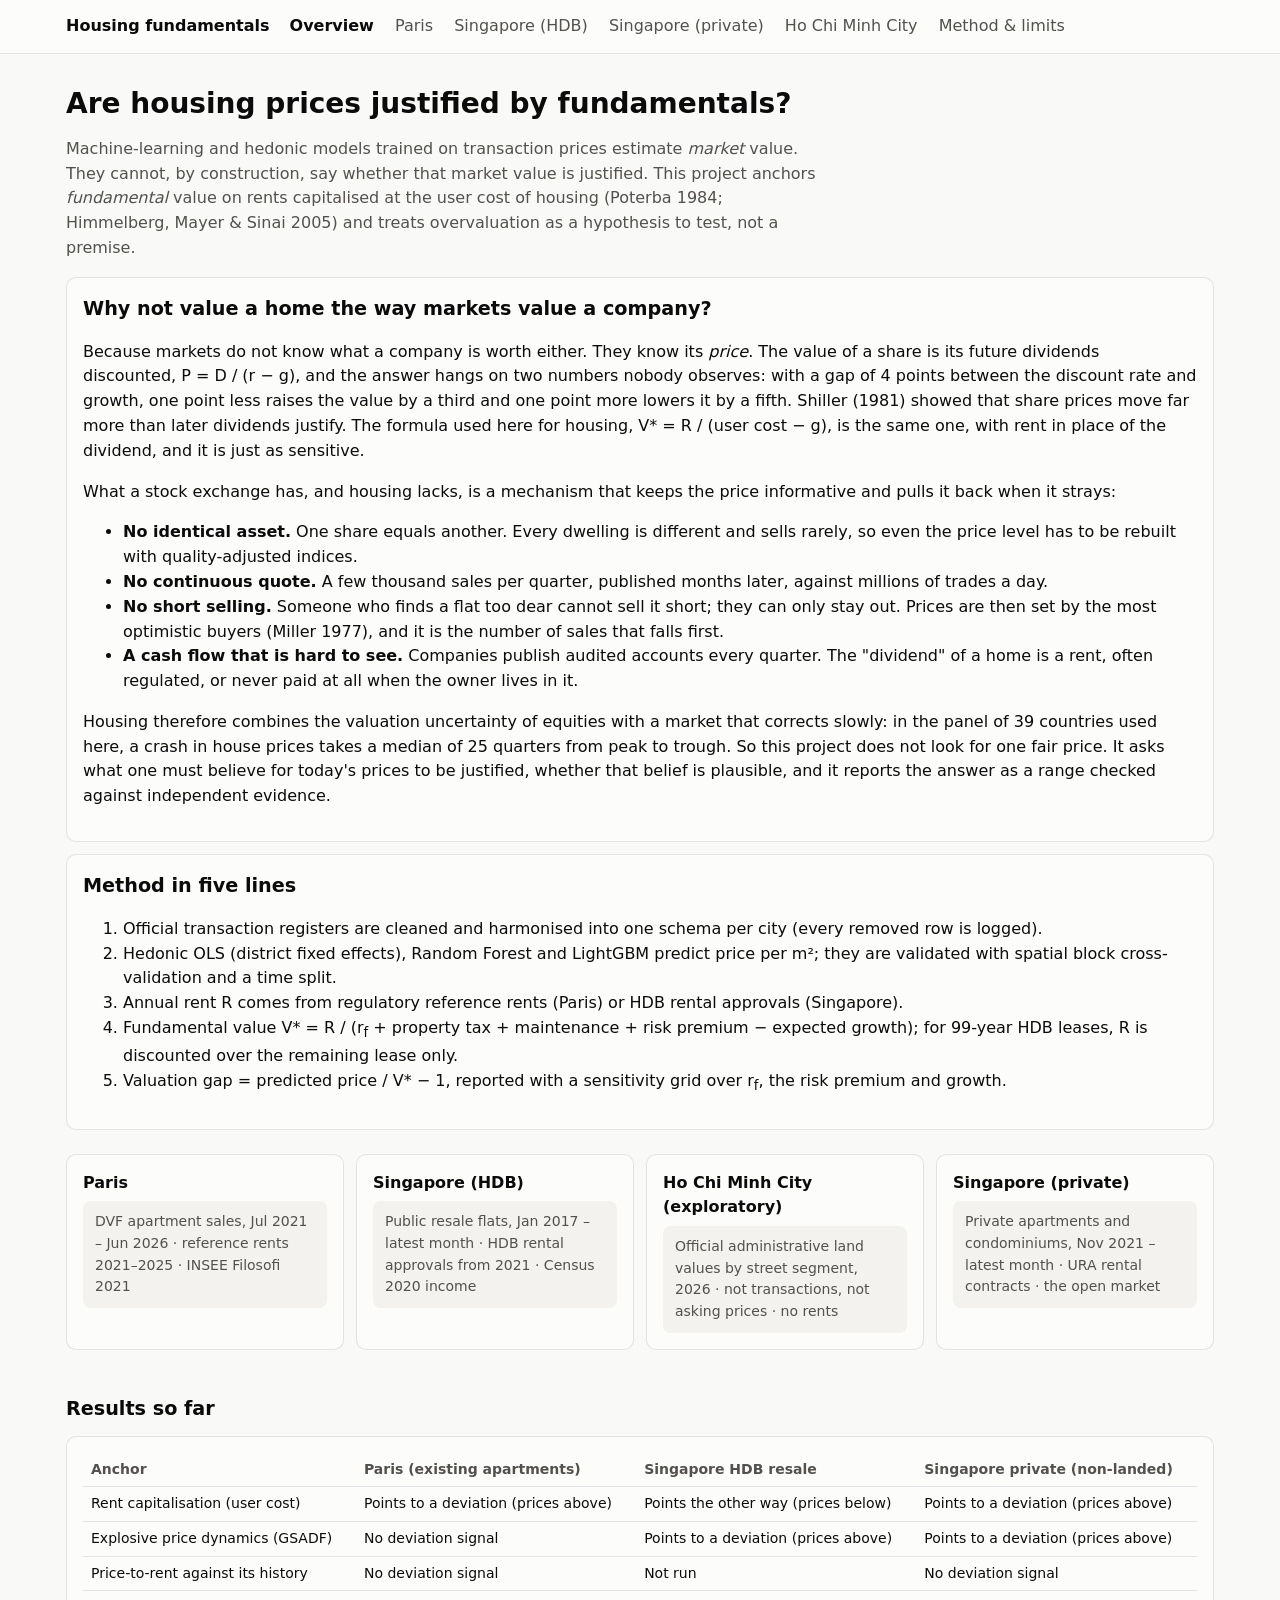
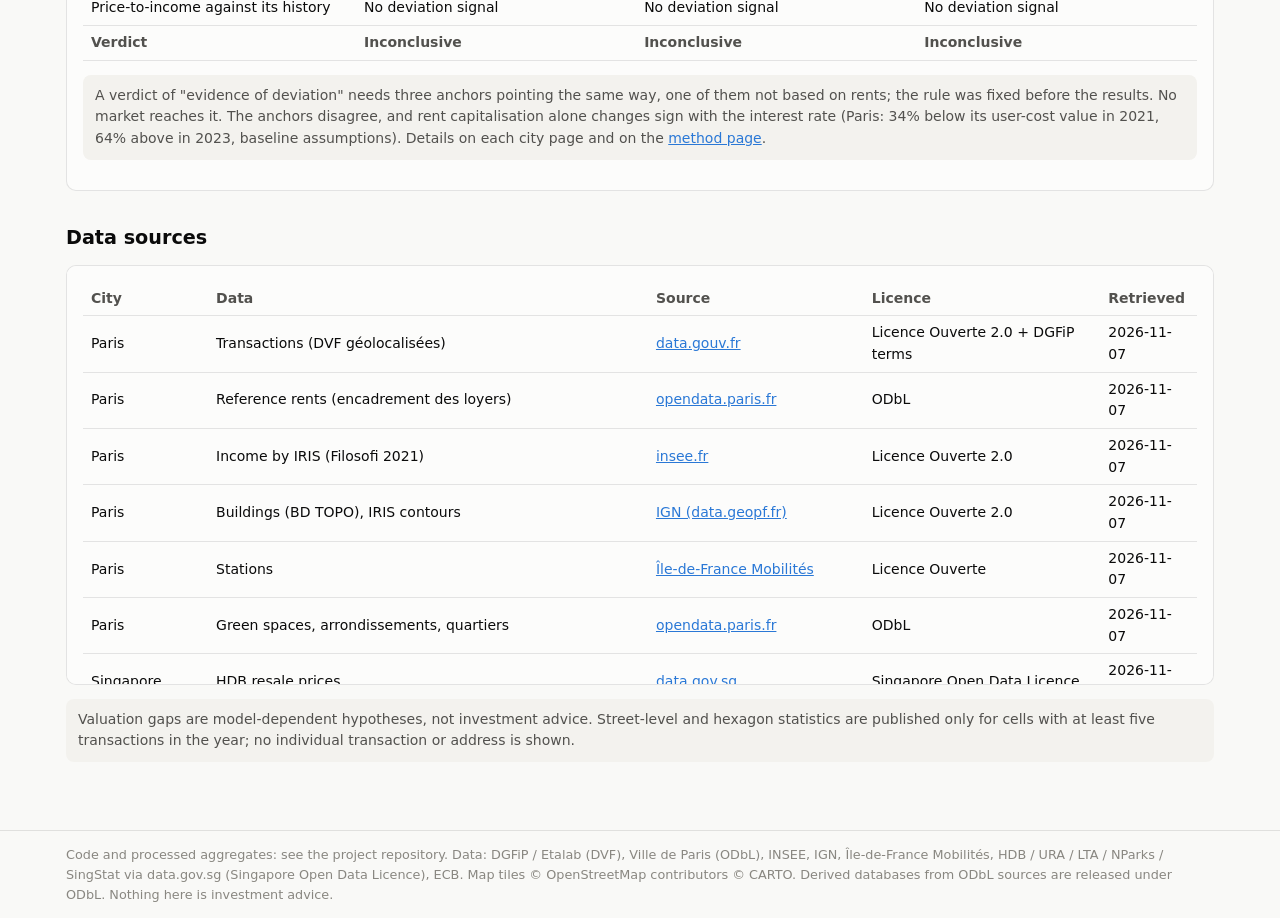
<file: site/index.html>
<!doctype html>
<html lang="en">
<head>
<meta charset="utf-8">
<meta name="viewport" content="width=device-width, initial-scale=1">
<meta name="robots" content="noindex, nofollow">
<title>Housing fundamentals</title>
<meta name="description" content="Do rents justify housing prices in Paris and Singapore?">
<link rel="stylesheet" href="assets/style.css">

</head>
<body>
<header class="top"><div class="wrap">
  <a class="brand" href="index.html">Housing fundamentals</a>
  <nav>
    <a href="index.html" aria-current="page">Overview</a>
    <a href="paris.html">Paris</a>
    <a href="singapore.html">Singapore (HDB)</a>
    <a href="singapore_private.html">Singapore (private)</a>
    <a href="hcmc.html">Ho Chi Minh City</a>
    <a href="methodology.html">Method &amp; limits</a>
  </nav>
</div></header>
<main class="wrap">

<h1>Are housing prices justified by fundamentals?</h1>
<p class="lede">Machine-learning and hedonic models trained on transaction prices estimate <em>market</em> value. They cannot,
by construction, say whether that market value is justified. This project anchors <em>fundamental</em> value on rents
capitalised at the user cost of housing (Poterba 1984; Himmelberg, Mayer &amp; Sinai 2005) and treats overvaluation as a
hypothesis to test, not a premise.</p>

<div class="card">
<h2 style="margin-top:0">Why not value a home the way markets value a company?</h2>
<p>Because markets do not know what a company is worth either. They know its <em>price</em>. The value of a share
is its future dividends discounted, P = D / (r − g), and the answer hangs on two numbers nobody observes: with a
gap of 4 points between the discount rate and growth, one point less raises the value by a third and one point more
lowers it by a fifth. Shiller (1981) showed that share prices move far more than later dividends justify. The
formula used here for housing, V* = R / (user cost − g), is the same one, with rent in place of the dividend, and it
is just as sensitive.</p>
<p>What a stock exchange has, and housing lacks, is a mechanism that keeps the price informative and pulls it back
when it strays:</p>
<ul>
<li><b>No identical asset.</b> One share equals another. Every dwelling is different and sells rarely, so even the
price level has to be rebuilt with quality-adjusted indices.</li>
<li><b>No continuous quote.</b> A few thousand sales per quarter, published months later, against millions of trades
a day.</li>
<li><b>No short selling.</b> Someone who finds a flat too dear cannot sell it short; they can only stay out. Prices
are then set by the most optimistic buyers (Miller 1977), and it is the number of sales that falls first.</li>
<li><b>A cash flow that is hard to see.</b> Companies publish audited accounts every quarter. The "dividend" of a
home is a rent, often regulated, or never paid at all when the owner lives in it.</li>
</ul>
<p>Housing therefore combines the valuation uncertainty of equities with a market that corrects slowly: in the panel
of 39 countries used here, a crash in house prices takes a median of 25 quarters from peak to trough. So this project
does not look for one fair price. It asks what one must believe for today's prices to be justified, whether that
belief is plausible, and it reports the answer as a range checked against independent evidence.</p>
</div>

<div class="card">
<h2 style="margin-top:0">Method in five lines</h2>
<ol>
<li>Official transaction registers are cleaned and harmonised into one schema per city (every removed row is logged).</li>
<li>Hedonic OLS (district fixed effects), Random Forest and LightGBM predict price per m²; they are validated with spatial block cross-validation and a time split.</li>
<li>Annual rent R comes from regulatory reference rents (Paris) or HDB rental approvals (Singapore).</li>
<li>Fundamental value V* = R / (r<sub>f</sub> + property tax + maintenance + risk premium − expected growth); for 99-year HDB leases, R is discounted over the remaining lease only.</li>
<li>Valuation gap = predicted price / V* − 1, reported with a sensitivity grid over r<sub>f</sub>, the risk premium and growth.</li>
</ol>
</div>

<div class="grid2">
<a class="card" href="paris.html" style="text-decoration:none;color:inherit"><b>Paris</b><br><span class="note" style="display:block;margin-top:6px">DVF apartment sales, Jul 2021 – Jun 2026 · reference rents 2021–2025 · INSEE Filosofi 2021</span></a>
<a class="card" href="singapore.html" style="text-decoration:none;color:inherit"><b>Singapore (HDB)</b><br><span class="note" style="display:block;margin-top:6px">Public resale flats, Jan 2017 – latest month · HDB rental approvals from 2021 · Census 2020 income</span></a>
<a class="card" href="hcmc.html" style="text-decoration:none;color:inherit"><b>Ho Chi Minh City (exploratory)</b><br><span class="note" style="display:block;margin-top:6px">Official administrative land values by street segment, 2026 · not transactions, not asking prices · no rents</span></a>
<a class="card" href="singapore_private.html" style="text-decoration:none;color:inherit"><b>Singapore (private)</b><br><span class="note" style="display:block;margin-top:6px">Private apartments and condominiums, Nov 2021 – latest month · URA rental contracts · the open market</span></a>
</div>


<h2>Results so far</h2>
<div class="card">
  <div class="table-scroll"><table><thead><tr><th>Anchor</th><th>Paris (existing apartments)</th><th>Singapore HDB resale</th><th>Singapore private (non-landed)</th></tr></thead>
  <tbody><tr><td>Rent capitalisation (user cost)</td><td>Points to a deviation (prices above)</td><td>Points the other way (prices below)</td><td>Points to a deviation (prices above)</td></tr><tr><td>Explosive price dynamics (GSADF)</td><td>No deviation signal</td><td>Points to a deviation (prices above)</td><td>Points to a deviation (prices above)</td></tr><tr><td>Price-to-rent against its history</td><td>No deviation signal</td><td>Not run</td><td>No deviation signal</td></tr><tr><td>Price-to-income against its history</td><td>No deviation signal</td><td>No deviation signal</td><td>No deviation signal</td></tr><tr><th>Verdict</th><th>Inconclusive</th><th>Inconclusive</th><th>Inconclusive</th></tr></tbody></table></div>
  <p class="note">A verdict of "evidence of deviation" needs three anchors pointing the same way, one of them not based on
  rents; the rule was fixed before the results. No market reaches it. The anchors disagree, and rent capitalisation alone
  changes sign with the interest rate (Paris: 34% below its user-cost value in 2021, 64% above in 2023, baseline
  assumptions). Details on each city page and on the <a href="methodology.html">method page</a>.</p>
</div>
<h2>Data sources</h2>
<div class="card table-scroll"><table>
<thead><tr><th>City</th><th>Data</th><th>Source</th><th>Licence</th><th>Retrieved</th></tr></thead>
<tbody>
<tr><td>Paris</td><td>Transactions (DVF géolocalisées)</td><td><a href="https://www.data.gouv.fr/datasets/demandes-de-valeurs-foncieres-geolocalisees">data.gouv.fr</a></td><td>Licence Ouverte 2.0 + DGFiP terms</td><td>2026-11-07</td></tr>
<tr><td>Paris</td><td>Reference rents (encadrement des loyers)</td><td><a href="https://opendata.paris.fr/explore/dataset/logement-encadrement-des-loyers/">opendata.paris.fr</a></td><td>ODbL</td><td>2026-11-07</td></tr>
<tr><td>Paris</td><td>Income by IRIS (Filosofi 2021)</td><td><a href="https://www.insee.fr/fr/statistiques/8229323">insee.fr</a></td><td>Licence Ouverte 2.0</td><td>2026-11-07</td></tr>
<tr><td>Paris</td><td>Buildings (BD TOPO), IRIS contours</td><td><a href="https://geoservices.ign.fr/">IGN (data.geopf.fr)</a></td><td>Licence Ouverte 2.0</td><td>2026-11-07</td></tr>
<tr><td>Paris</td><td>Stations</td><td><a href="https://data.iledefrance-mobilites.fr/explore/dataset/emplacement-des-gares-idf/">Île-de-France Mobilités</a></td><td>Licence Ouverte</td><td>2026-11-07</td></tr>
<tr><td>Paris</td><td>Green spaces, arrondissements, quartiers</td><td><a href="https://opendata.paris.fr/">opendata.paris.fr</a></td><td>ODbL</td><td>2026-11-07</td></tr>
<tr><td>Singapore</td><td>HDB resale prices</td><td><a href="https://data.gov.sg/datasets/d_8b84c4ee58e3cfc0ece0d773c8ca6abc/view">data.gov.sg</a></td><td>Singapore Open Data Licence</td><td>2026-11-07</td></tr>
<tr><td>Singapore</td><td>HDB renting out of flats</td><td><a href="https://data.gov.sg/datasets/d_c9f57187485a850908655db0e8cfe651/view">data.gov.sg</a></td><td>Singapore Open Data Licence</td><td>2026-11-07</td></tr>
<tr><td>Singapore</td><td>Census 2020 household income by planning area</td><td><a href="https://data.gov.sg/datasets/d_4e150bbd35c3145ea43019212c7b46c2/view">data.gov.sg</a></td><td>Singapore Open Data Licence</td><td>2026-11-07</td></tr>
<tr><td>Singapore</td><td>Planning areas, subzones (MP2019), MRT exits, parks</td><td><a href="https://data.gov.sg/">data.gov.sg (URA, LTA, NParks)</a></td><td>Singapore Open Data Licence</td><td>2026-11-07</td></tr>
<tr><td>Singapore</td><td>Private transactions and rental contracts</td><td><a href="https://eservice.ura.gov.sg/maps/api/">URA Data Service</a></td><td>URA terms of use (access key)</td><td>2026-11-07</td></tr>
<tr><td>Singapore</td><td>Block geocoding</td><td><a href="https://www.onemap.gov.sg/apidocs/">OneMap (SLA)</a></td><td>OneMap terms of use</td><td>2026-11-07</td></tr>
<tr><td>Ho Chi Minh City</td><td>Land price table, Resolution 87/2025/NQ-HĐND (in force 1 Jan 2026)</td><td><a href="https://congbao.hochiminhcity.gov.vn/cong-bao/van-ban/nghi-quyet/so/87-2025-nq-hdnd/ngay/26-12-2025/48983?cbid=49002">HCMC Official Gazette</a></td><td>Official legal text</td><td>2026-11-08</td></tr>
<tr><td>Both</td><td>FX (ECB reference rates), 10-year government yields</td><td><a href="https://data.ecb.europa.eu/">ECB</a>, <a href="https://tablebuilder.singstat.gov.sg/table/TS/M700071">SingStat M700071</a></td><td>Reuse with attribution</td><td>2026-11-07</td></tr>
</tbody></table></div>
<p class="note">Valuation gaps are model-dependent hypotheses, not investment advice. Street-level and hexagon statistics are published only for cells with at least five transactions in the year; no individual transaction or address is shown.</p>
</main>
<footer><div class="wrap">
Code and processed aggregates: see the project repository. Data: DGFiP / Etalab (DVF), Ville de Paris (ODbL),
INSEE, IGN, Île-de-France Mobilités, HDB / URA / LTA / NParks / SingStat via data.gov.sg (Singapore Open Data
Licence), ECB. Map tiles © OpenStreetMap contributors © CARTO. Derived databases from ODbL sources are released
under ODbL. Nothing here is investment advice.
</div></footer>
</body>
</html>
</file>
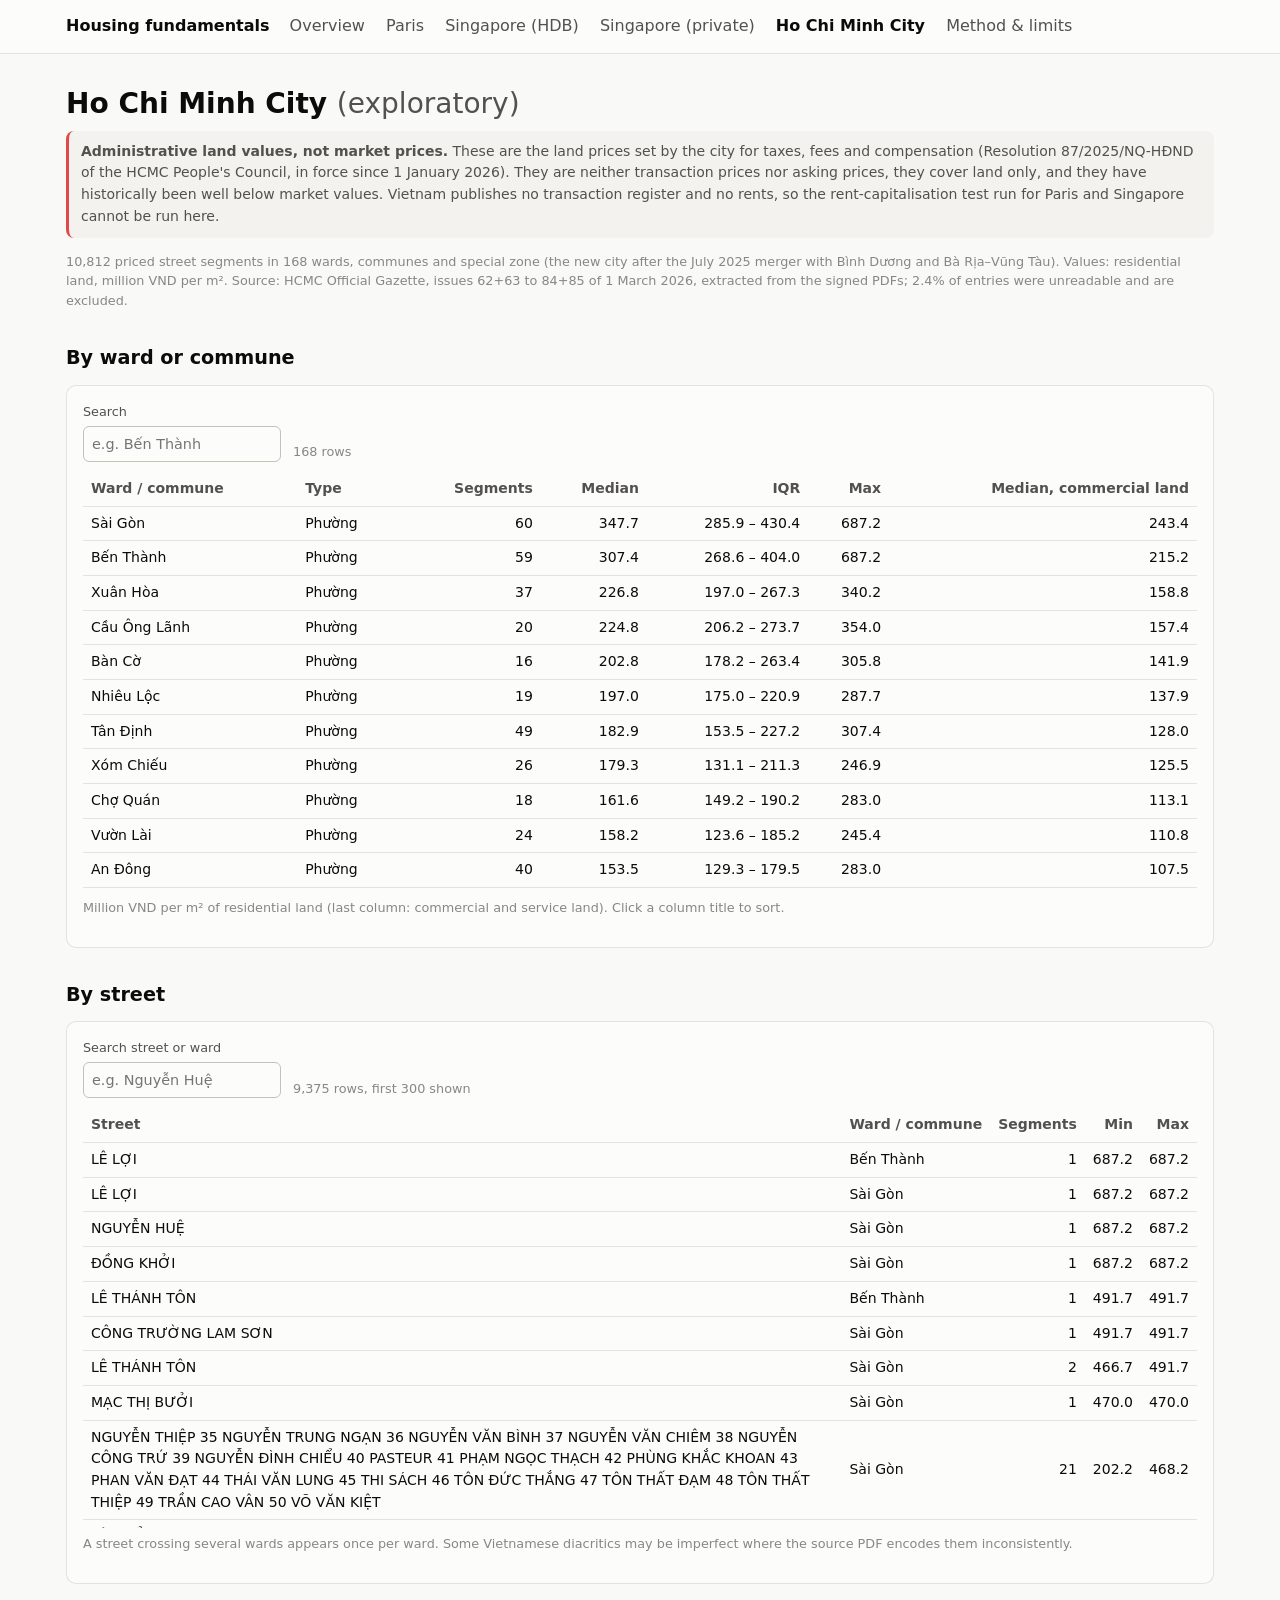
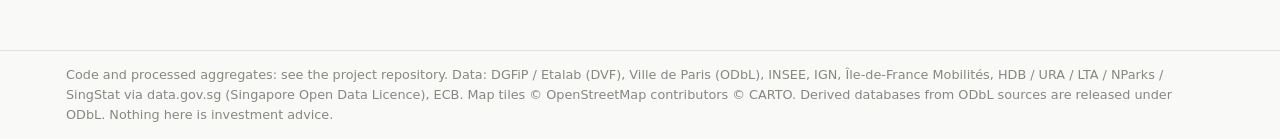
<file: site/hcmc.html>
<!doctype html>
<html lang="en">
<head>
<meta charset="utf-8">
<meta name="viewport" content="width=device-width, initial-scale=1">
<meta name="robots" content="noindex, nofollow">
<title>Ho Chi Minh City land values</title>
<meta name="description" content="Official administrative land values by street segment in Ho Chi Minh City, 2026.">
<link rel="stylesheet" href="assets/style.css">

</head>
<body>
<header class="top"><div class="wrap">
  <a class="brand" href="index.html">Housing fundamentals</a>
  <nav>
    <a href="index.html">Overview</a>
    <a href="paris.html">Paris</a>
    <a href="singapore.html">Singapore (HDB)</a>
    <a href="singapore_private.html">Singapore (private)</a>
    <a href="hcmc.html" aria-current="page">Ho Chi Minh City</a>
    <a href="methodology.html">Method &amp; limits</a>
  </nav>
</div></header>
<main class="wrap">

<h1>Ho Chi Minh City <span style="font-weight:400;color:var(--text-secondary)">(exploratory)</span></h1>
<div class="note" style="border-left:3px solid var(--series-fund);margin:10px 0 14px">
<b>Administrative land values, not market prices.</b> These are the land prices set by the city for taxes, fees and
compensation (Resolution 87/2025/NQ-HĐND of the HCMC People's Council, in force since 1 January 2026). They are neither
transaction prices nor asking prices, they cover land only, and they have historically been well below market values.
Vietnam publishes no transaction register and no rents, so the rent-capitalisation test run for Paris and Singapore
cannot be run here.</div>
<p class="meta-line"><span id="n-seg">…</span> priced street segments in <span id="n-units">…</span> wards, communes and
special zone (the new city after the July 2025 merger with Bình Dương and Bà Rịa–Vũng Tàu). Values: residential land,
million VND per m². Source: HCMC Official Gazette, issues 62+63 to 84+85 of 1 March 2026, extracted from the signed
PDFs; 2.4% of entries were unreadable and are excluded.</p>

<h2>By ward or commune</h2>
<div class="card">
  <div class="controls"><label>Search<input type="search" id="w-search" placeholder="e.g. Bến Thành"></label>
  <span class="meta-line" id="w-count"></span></div>
  <div class="table-scroll"><table>
    <thead id="w-head"><tr><th data-k="ward">Ward / commune</th><th data-k="type">Type</th><th class="num" data-k="segments">Segments</th>
    <th class="num" data-k="median">Median</th><th class="num">IQR</th><th class="num" data-k="max">Max</th>
    <th class="num" data-k="median_commercial">Median, commercial land</th></tr></thead>
    <tbody id="w-body"></tbody></table></div>
  <p class="meta-line">Million VND per m² of residential land (last column: commercial and service land). Click a column title to sort.</p>
</div>

<h2>By street</h2>
<div class="card">
  <div class="controls"><label>Search street or ward<input type="search" id="s-search" placeholder="e.g. Nguyễn Huệ"></label>
  <span class="meta-line" id="s-count"></span></div>
  <div class="table-scroll"><table>
    <thead id="s-head"><tr><th data-k="street">Street</th><th data-k="ward">Ward / commune</th><th class="num" data-k="segments">Segments</th>
    <th class="num" data-k="min">Min</th><th class="num" data-k="max">Max</th></tr></thead>
    <tbody id="s-body"></tbody></table></div>
  <p class="meta-line">A street crossing several wards appears once per ward. Some Vietnamese diacritics may be imperfect
  where the source PDF encodes them inconsistently.</p>
</div>
<script src="assets/hcmc.js"></script>
</main>
<footer><div class="wrap">
Code and processed aggregates: see the project repository. Data: DGFiP / Etalab (DVF), Ville de Paris (ODbL),
INSEE, IGN, Île-de-France Mobilités, HDB / URA / LTA / NParks / SingStat via data.gov.sg (Singapore Open Data
Licence), ECB. Map tiles © OpenStreetMap contributors © CARTO. Derived databases from ODbL sources are released
under ODbL. Nothing here is investment advice.
</div></footer>
</body>
</html>
</file>
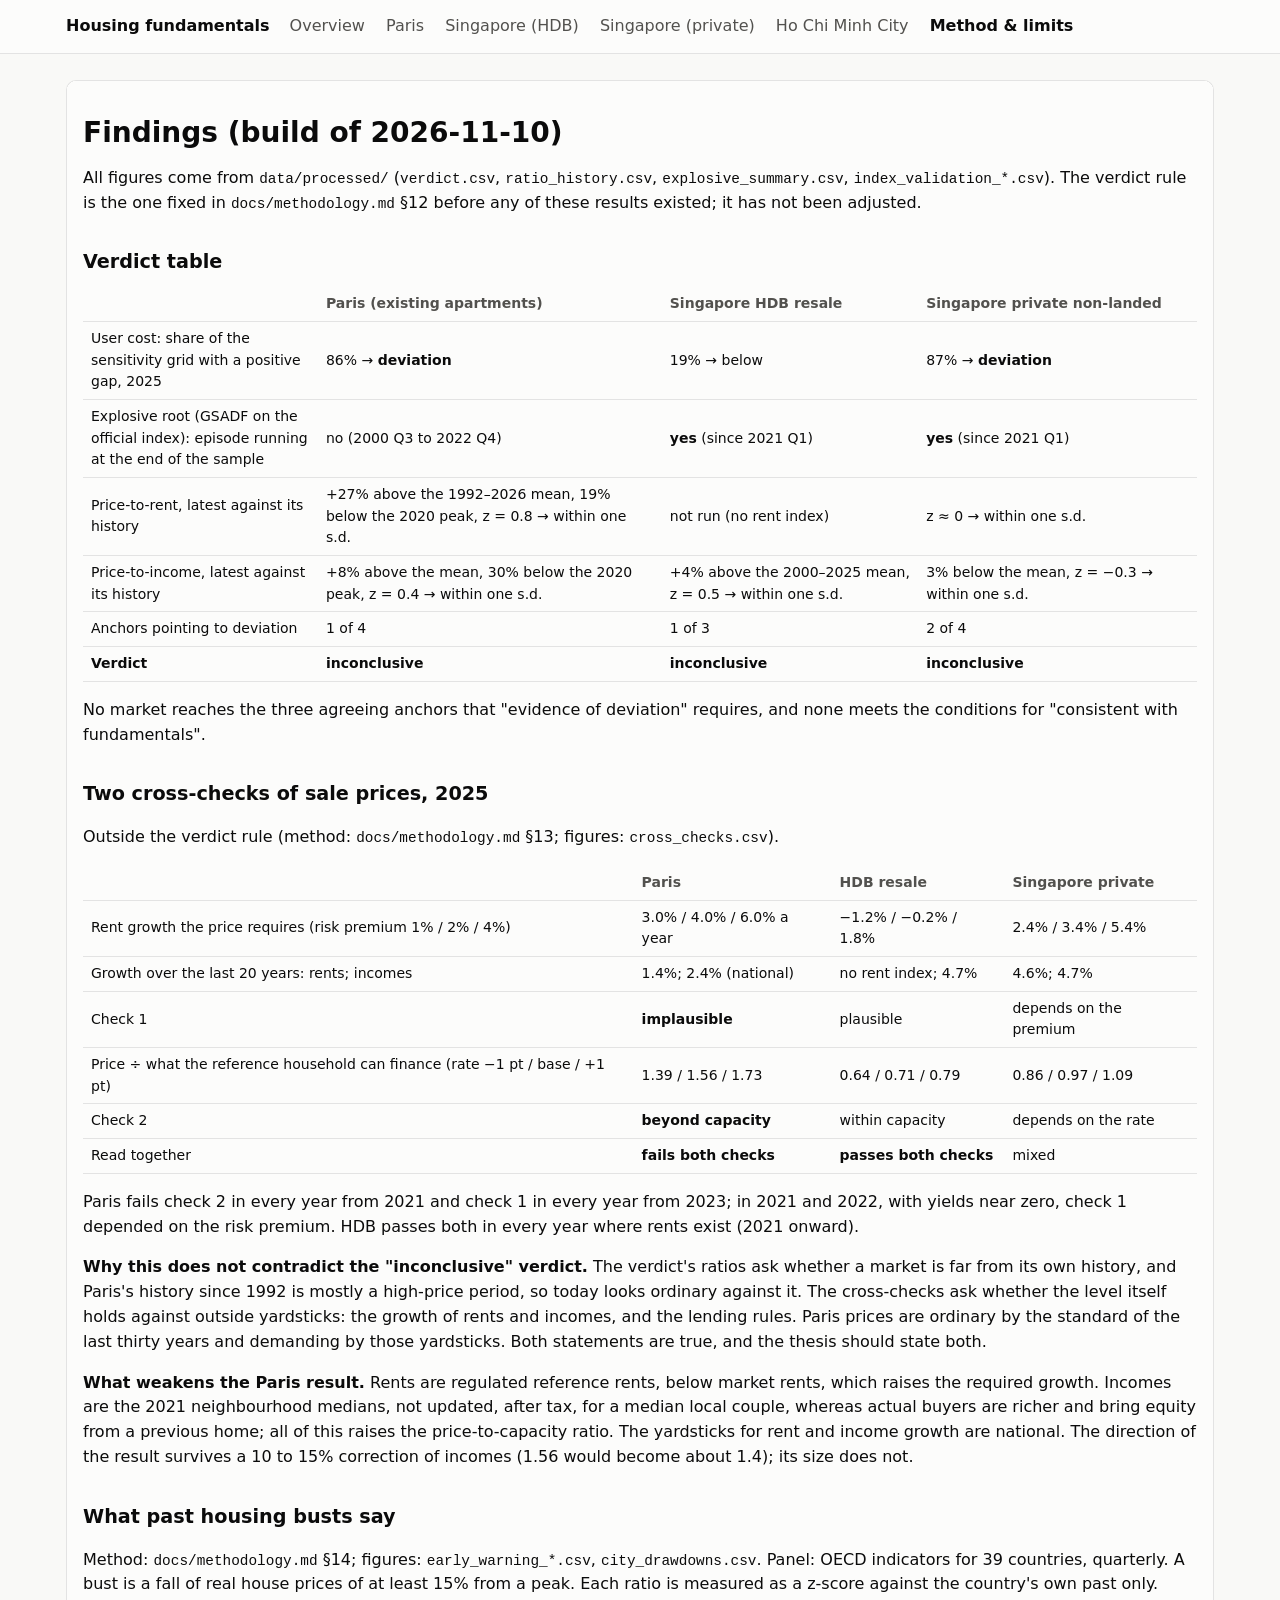
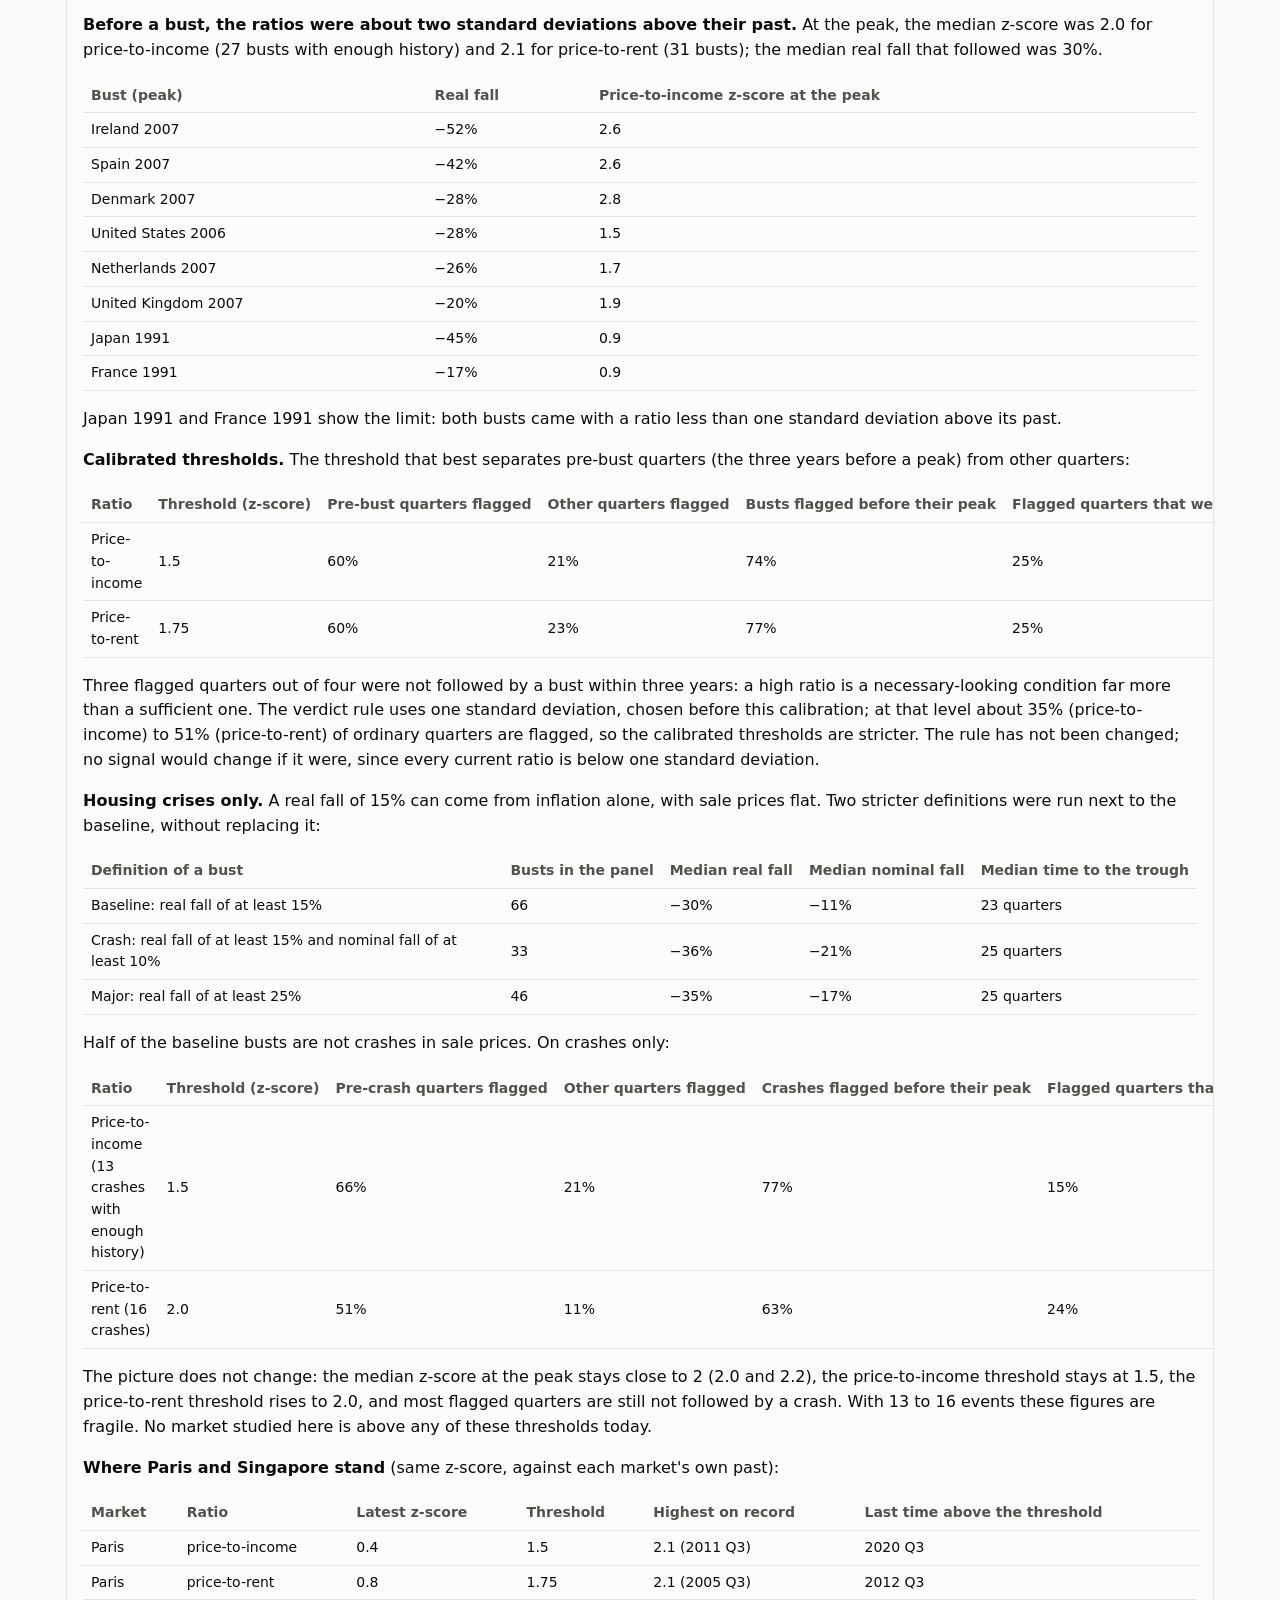
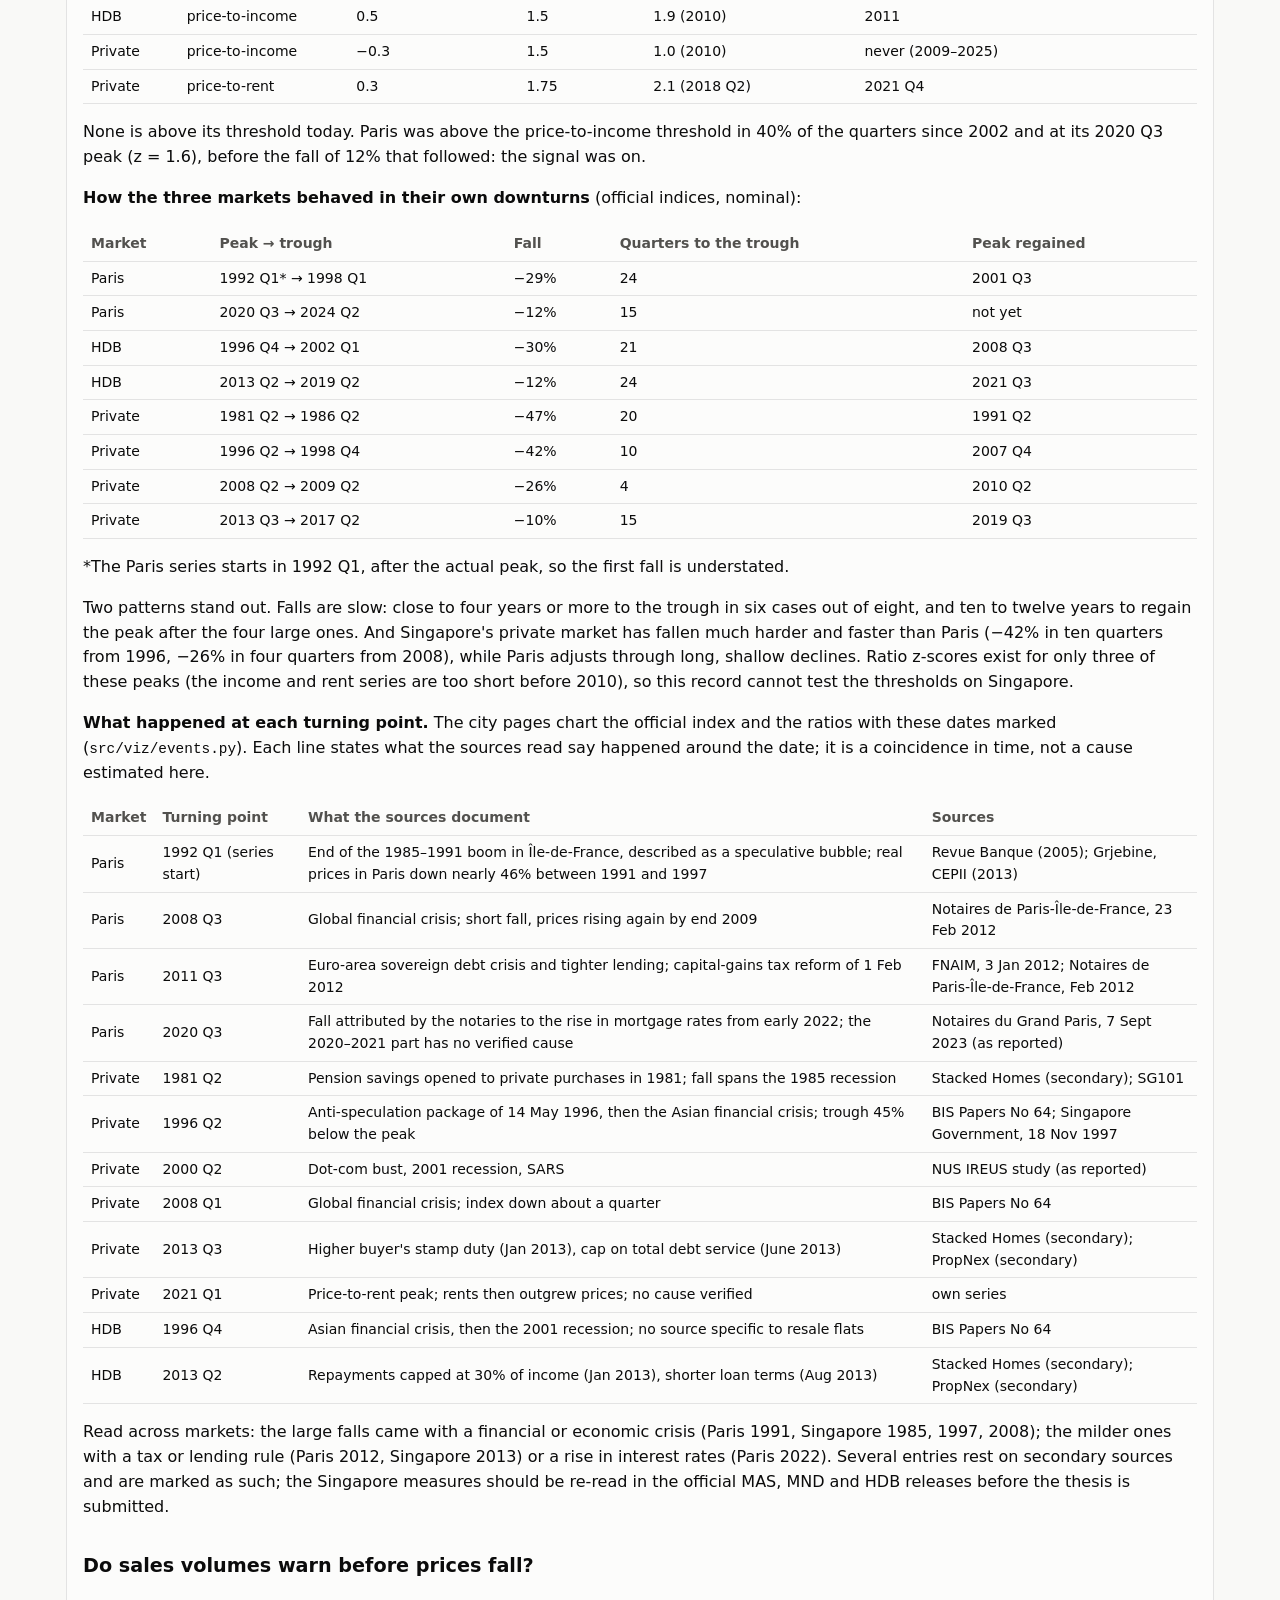
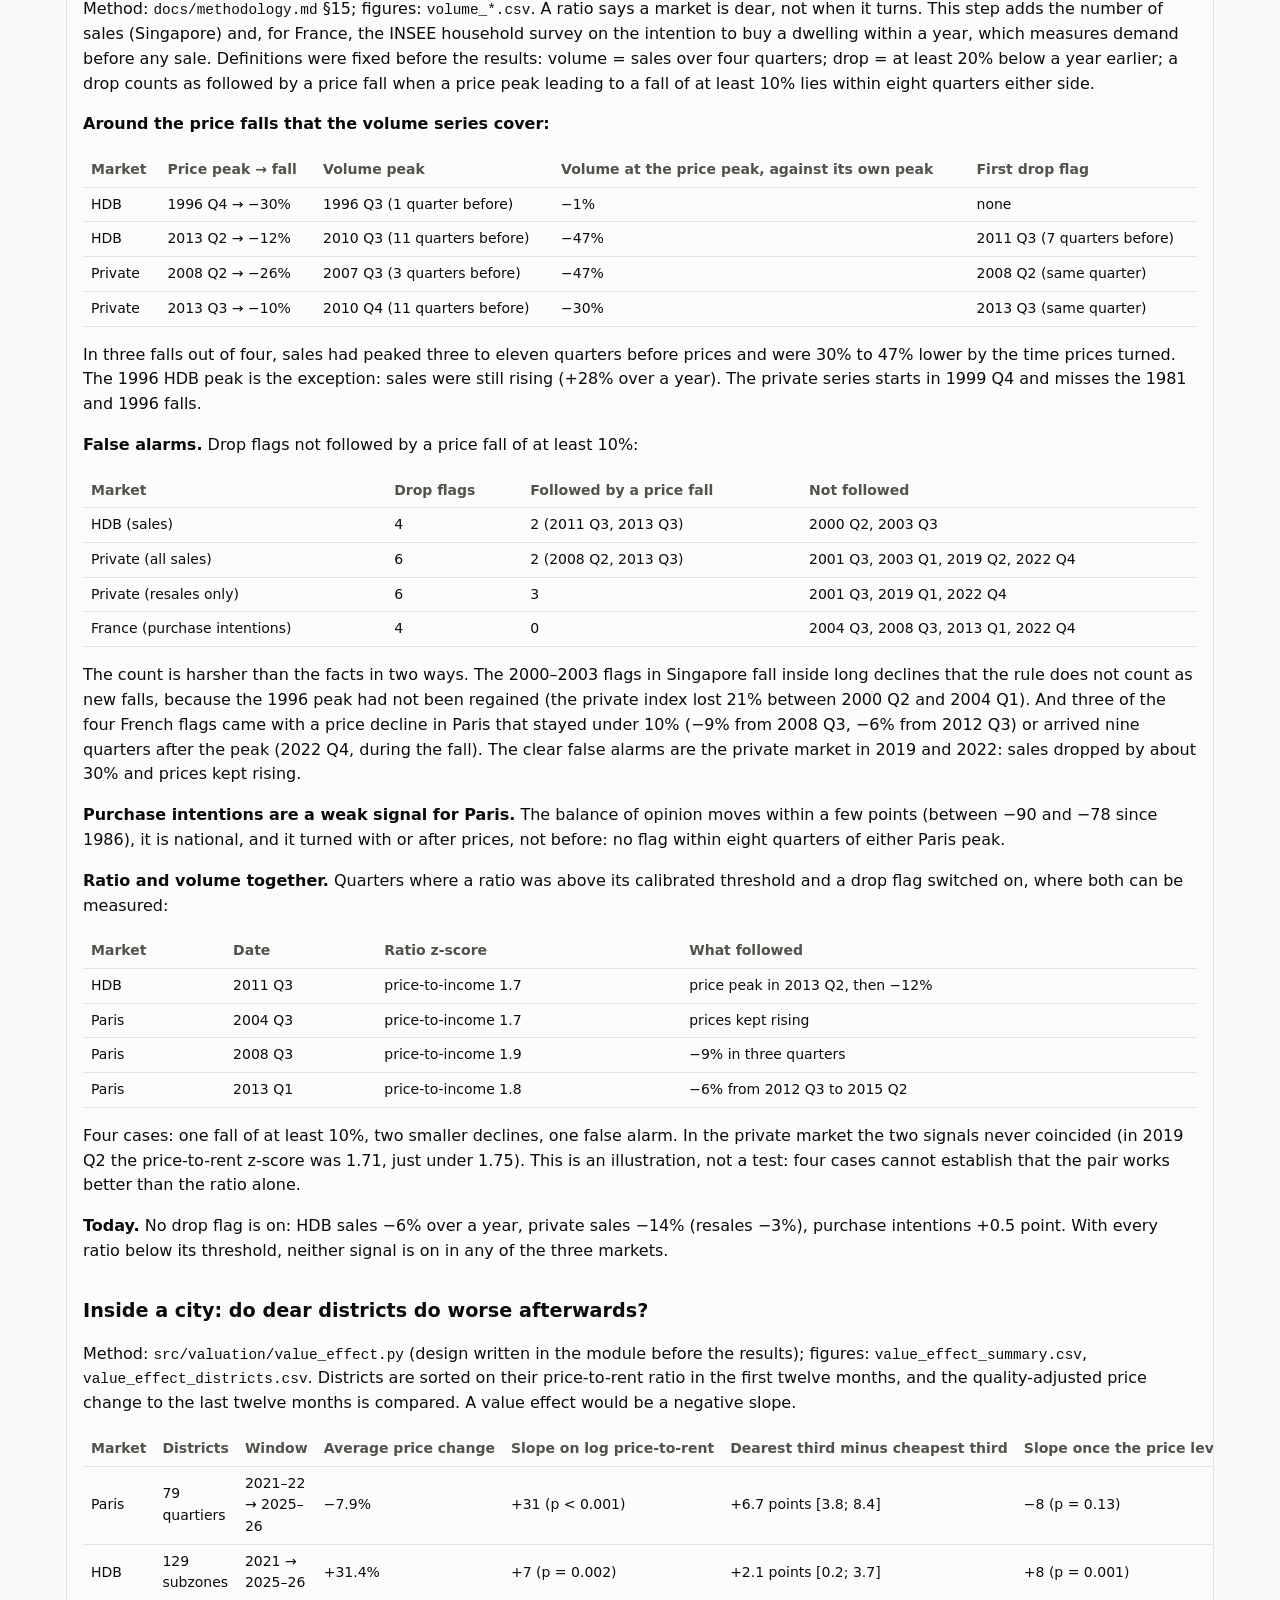
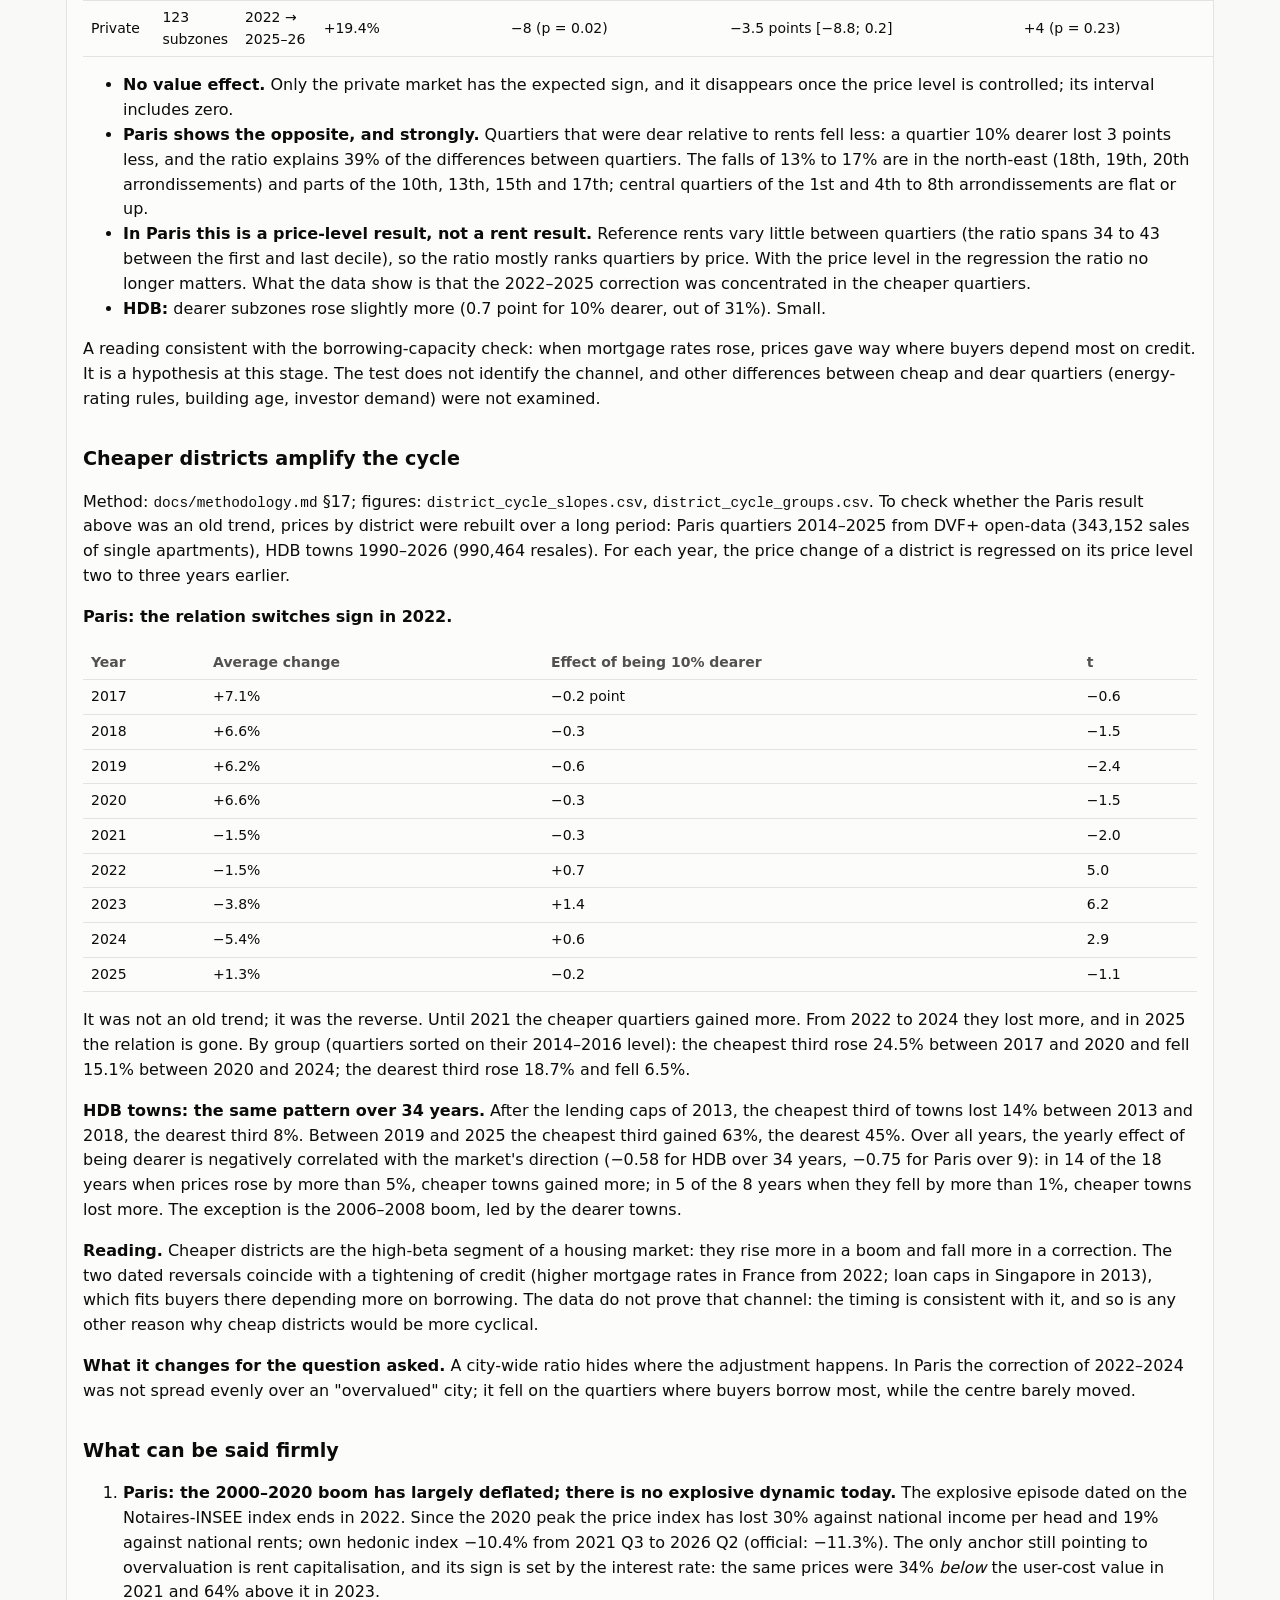
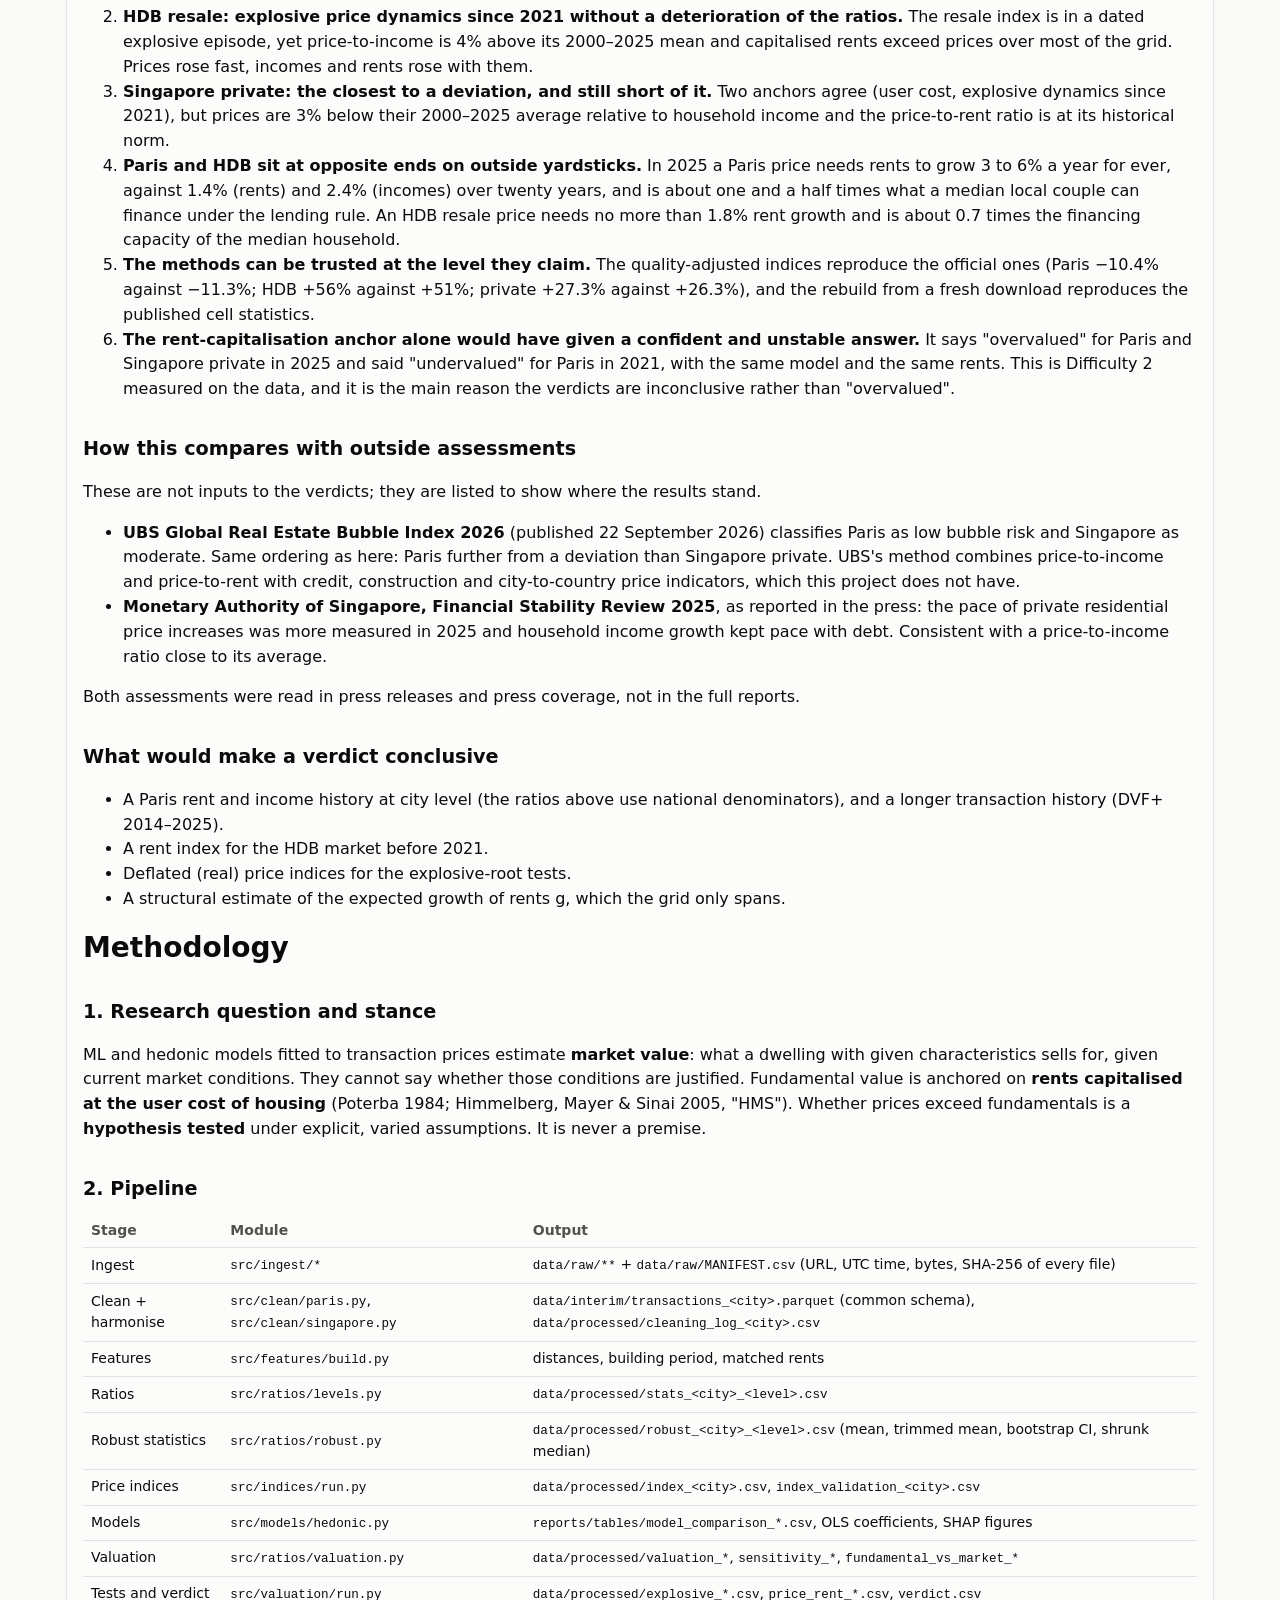
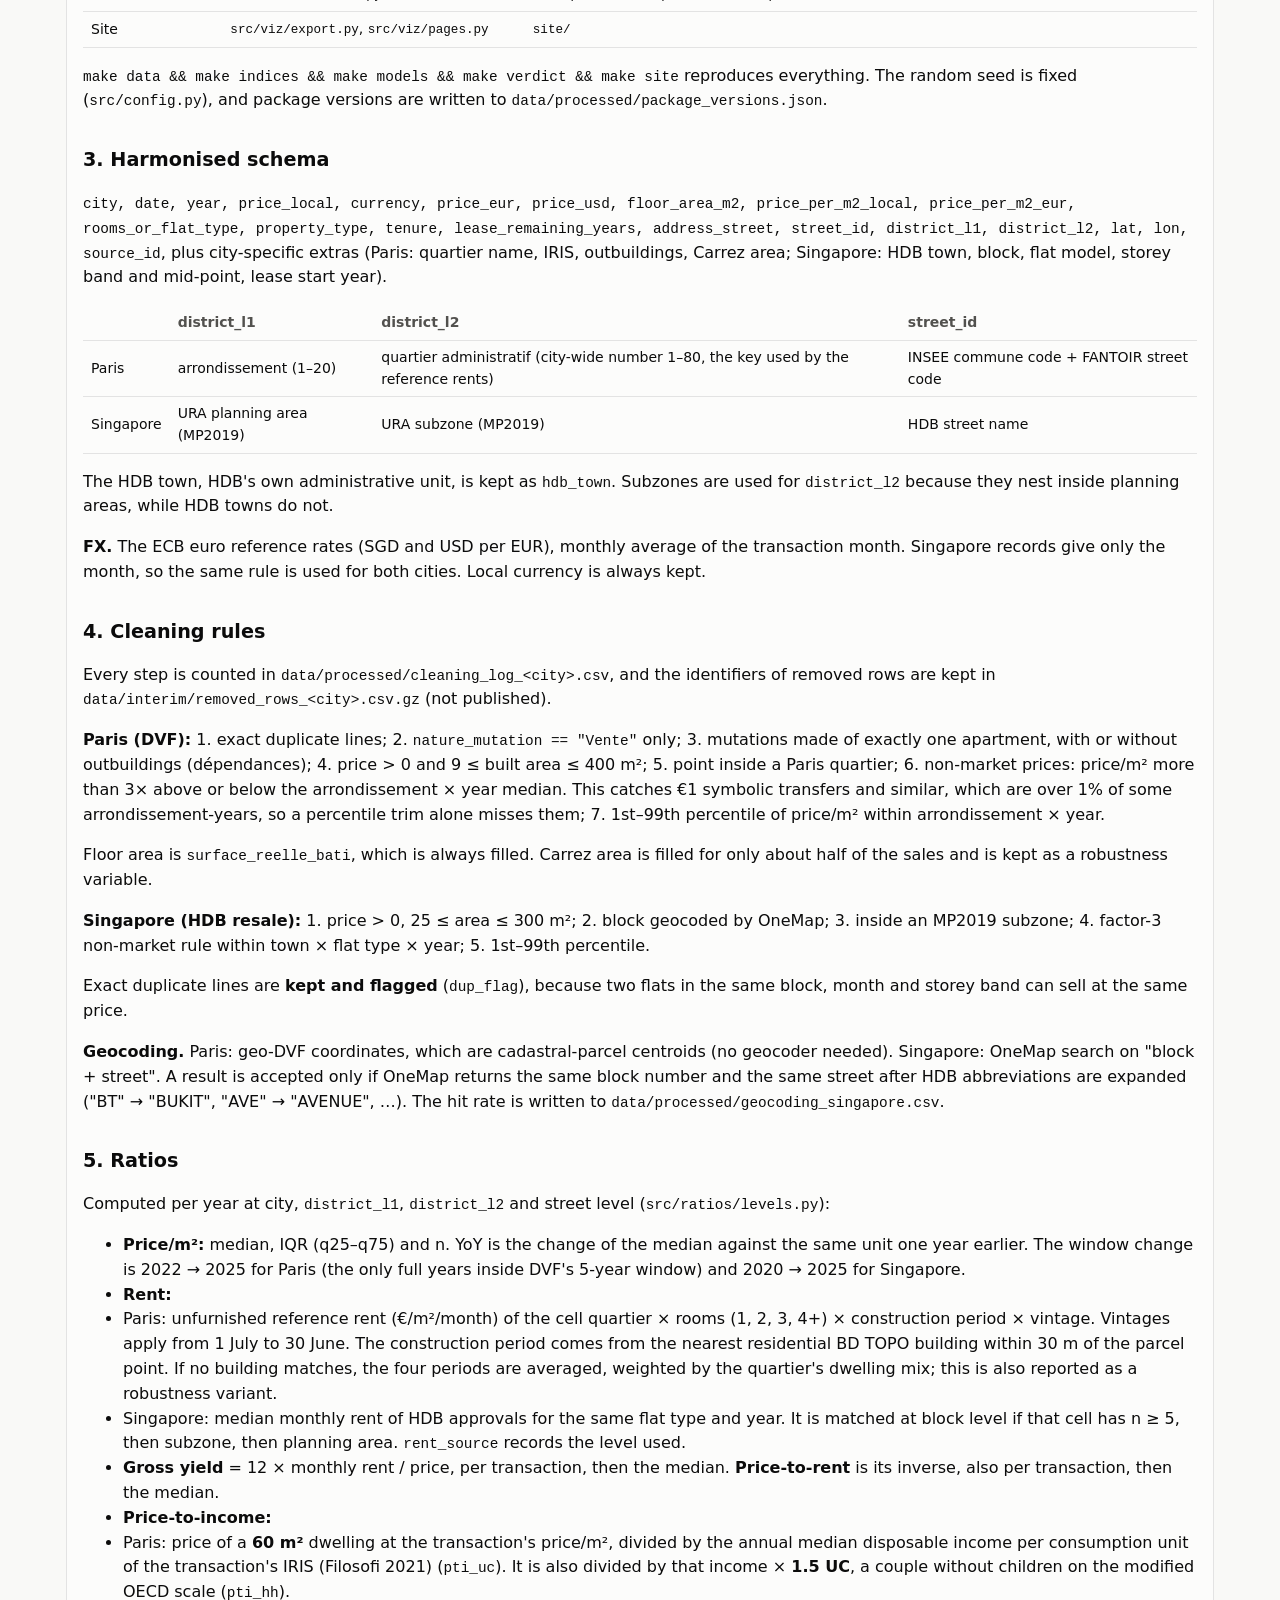
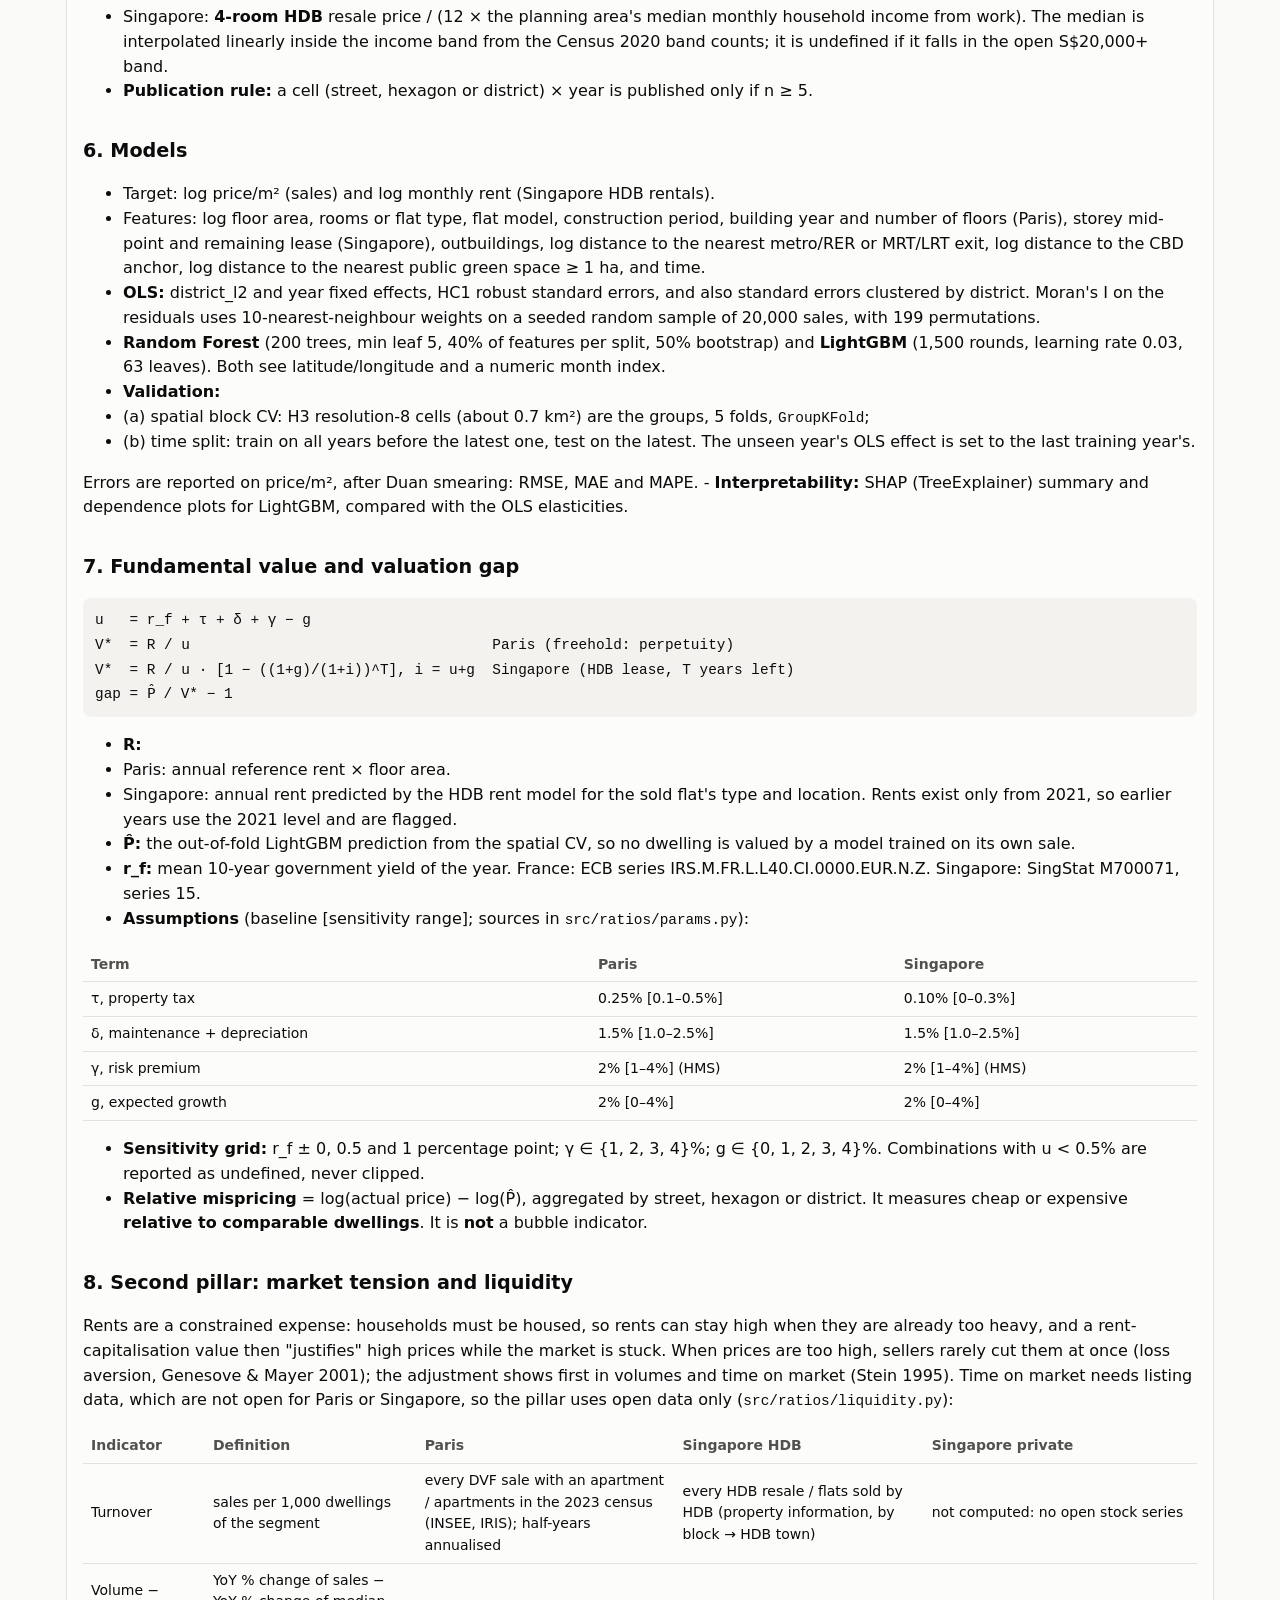
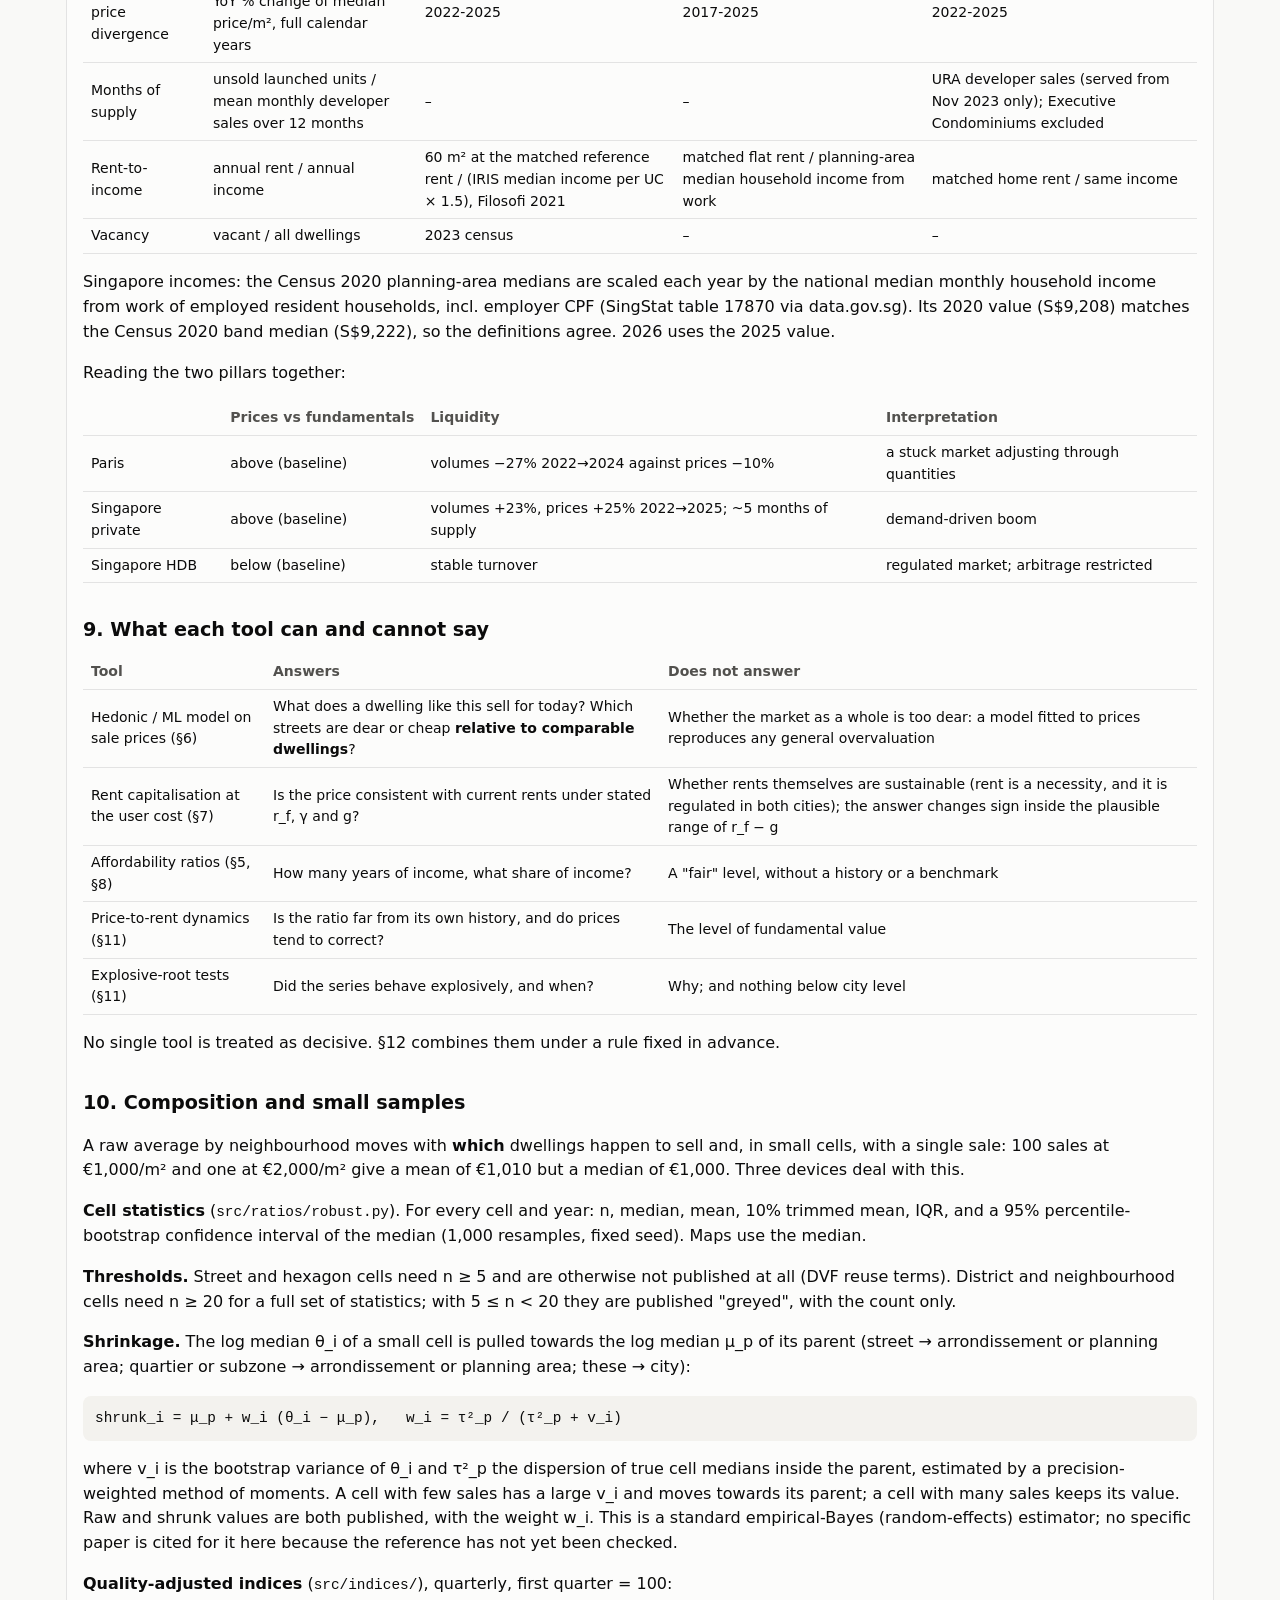
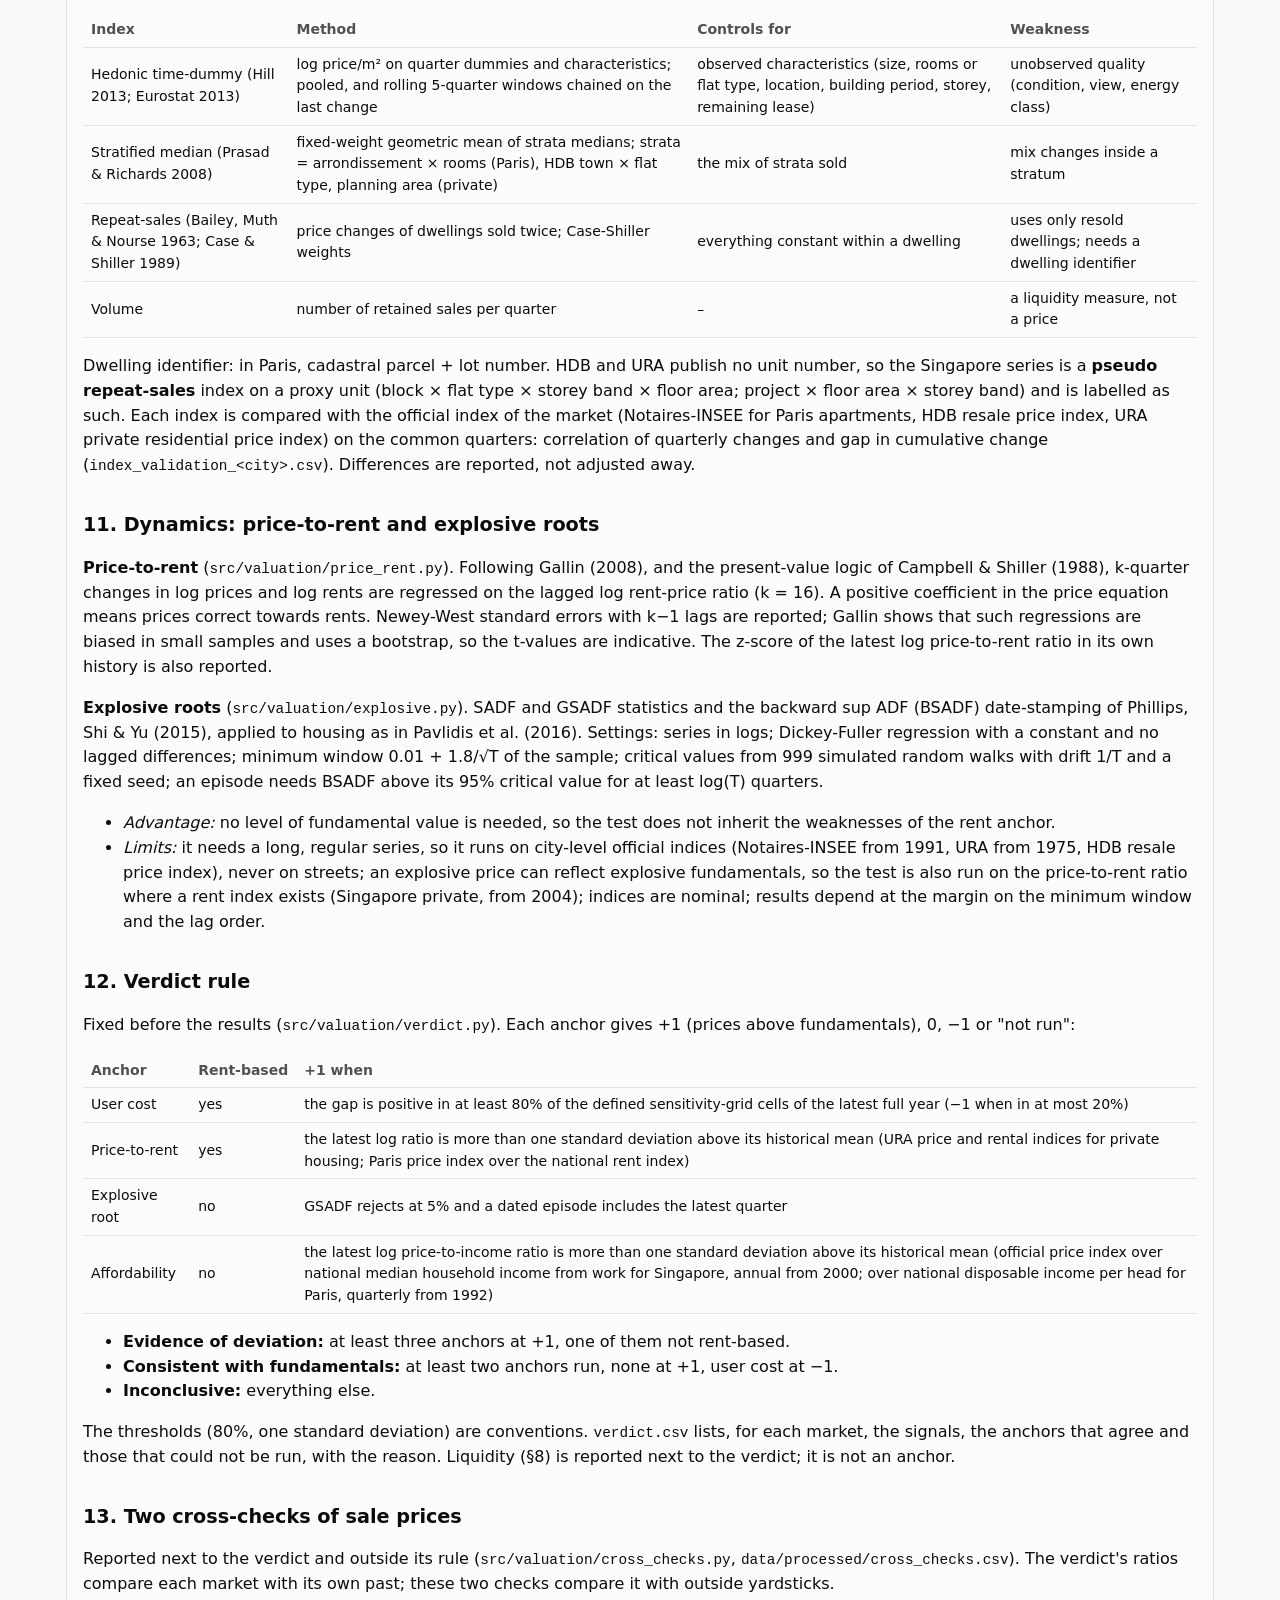
<file: site/methodology.html>
<!doctype html>
<html lang="en">
<head>
<meta charset="utf-8">
<meta name="viewport" content="width=device-width, initial-scale=1">
<meta name="robots" content="noindex, nofollow">
<title>Method and limits</title>
<meta name="description" content="How prices, rents and fundamental values are computed, and what limits them.">
<link rel="stylesheet" href="assets/style.css">

</head>
<body>
<header class="top"><div class="wrap">
  <a class="brand" href="index.html">Housing fundamentals</a>
  <nav>
    <a href="index.html">Overview</a>
    <a href="paris.html">Paris</a>
    <a href="singapore.html">Singapore (HDB)</a>
    <a href="singapore_private.html">Singapore (private)</a>
    <a href="hcmc.html">Ho Chi Minh City</a>
    <a href="methodology.html" aria-current="page">Method &amp; limits</a>
  </nav>
</div></header>
<main class="wrap">
<div class="card doc"><h1>Findings (build of 2026-11-10)</h1>
<p>All figures come from <code>data/processed/</code> (<code>verdict.csv</code>, <code>ratio_history.csv</code>,
<code>explosive_summary.csv</code>, <code>index_validation_*.csv</code>). The verdict rule is the one fixed in
<code>docs/methodology.md</code> §12 before any of these results existed; it has not been adjusted.</p>
<h2>Verdict table</h2>
<table>
<thead>
<tr>
<th></th>
<th>Paris (existing apartments)</th>
<th>Singapore HDB resale</th>
<th>Singapore private non-landed</th>
</tr>
</thead>
<tbody>
<tr>
<td>User cost: share of the sensitivity grid with a positive gap, 2025</td>
<td>86% → <strong>deviation</strong></td>
<td>19% → below</td>
<td>87% → <strong>deviation</strong></td>
</tr>
<tr>
<td>Explosive root (GSADF on the official index): episode running at the end of the sample</td>
<td>no (2000 Q3 to 2022 Q4)</td>
<td><strong>yes</strong> (since 2021 Q1)</td>
<td><strong>yes</strong> (since 2021 Q1)</td>
</tr>
<tr>
<td>Price-to-rent, latest against its history</td>
<td>+27% above the 1992–2026 mean, 19% below the 2020 peak, z = 0.8 → within one s.d.</td>
<td>not run (no rent index)</td>
<td>z ≈ 0 → within one s.d.</td>
</tr>
<tr>
<td>Price-to-income, latest against its history</td>
<td>+8% above the mean, 30% below the 2020 peak, z = 0.4 → within one s.d.</td>
<td>+4% above the 2000–2025 mean, z = 0.5 → within one s.d.</td>
<td>3% below the mean, z = −0.3 → within one s.d.</td>
</tr>
<tr>
<td>Anchors pointing to deviation</td>
<td>1 of 4</td>
<td>1 of 3</td>
<td>2 of 4</td>
</tr>
<tr>
<td><strong>Verdict</strong></td>
<td><strong>inconclusive</strong></td>
<td><strong>inconclusive</strong></td>
<td><strong>inconclusive</strong></td>
</tr>
</tbody>
</table>
<p>No market reaches the three agreeing anchors that "evidence of deviation" requires, and none
meets the conditions for "consistent with fundamentals".</p>
<h2>Two cross-checks of sale prices, 2025</h2>
<p>Outside the verdict rule (method: <code>docs/methodology.md</code> §13; figures: <code>cross_checks.csv</code>).</p>
<table>
<thead>
<tr>
<th></th>
<th>Paris</th>
<th>HDB resale</th>
<th>Singapore private</th>
</tr>
</thead>
<tbody>
<tr>
<td>Rent growth the price requires (risk premium 1% / 2% / 4%)</td>
<td>3.0% / 4.0% / 6.0% a year</td>
<td>−1.2% / −0.2% / 1.8%</td>
<td>2.4% / 3.4% / 5.4%</td>
</tr>
<tr>
<td>Growth over the last 20 years: rents; incomes</td>
<td>1.4%; 2.4% (national)</td>
<td>no rent index; 4.7%</td>
<td>4.6%; 4.7%</td>
</tr>
<tr>
<td>Check 1</td>
<td><strong>implausible</strong></td>
<td>plausible</td>
<td>depends on the premium</td>
</tr>
<tr>
<td>Price ÷ what the reference household can finance (rate −1 pt / base / +1 pt)</td>
<td>1.39 / 1.56 / 1.73</td>
<td>0.64 / 0.71 / 0.79</td>
<td>0.86 / 0.97 / 1.09</td>
</tr>
<tr>
<td>Check 2</td>
<td><strong>beyond capacity</strong></td>
<td>within capacity</td>
<td>depends on the rate</td>
</tr>
<tr>
<td>Read together</td>
<td><strong>fails both checks</strong></td>
<td><strong>passes both checks</strong></td>
<td>mixed</td>
</tr>
</tbody>
</table>
<p>Paris fails check 2 in every year from 2021 and check 1 in every year from 2023; in 2021
and 2022, with yields near zero, check 1 depended on the risk premium. HDB passes both in
every year where rents exist (2021 onward).</p>
<p><strong>Why this does not contradict the "inconclusive" verdict.</strong> The verdict's ratios ask
whether a market is far from its own history, and Paris's history since 1992 is mostly a
high-price period, so today looks ordinary against it. The cross-checks ask whether the
level itself holds against outside yardsticks: the growth of rents and incomes, and the
lending rules. Paris prices are ordinary by the standard of the last thirty years and
demanding by those yardsticks. Both statements are true, and the thesis should state both.</p>
<p><strong>What weakens the Paris result.</strong> Rents are regulated reference rents, below market rents,
which raises the required growth. Incomes are the 2021 neighbourhood medians, not updated,
after tax, for a median local couple, whereas actual buyers are richer and bring equity
from a previous home; all of this raises the price-to-capacity ratio. The yardsticks for
rent and income growth are national. The direction of the result survives a 10 to 15%
correction of incomes (1.56 would become about 1.4); its size does not.</p>
<h2>What past housing busts say</h2>
<p>Method: <code>docs/methodology.md</code> §14; figures: <code>early_warning_*.csv</code>, <code>city_drawdowns.csv</code>.
Panel: OECD indicators for 39 countries, quarterly. A bust is a fall of real house prices of
at least 15% from a peak. Each ratio is measured as a z-score against the country's own past
only.</p>
<p><strong>Before a bust, the ratios were about two standard deviations above their past.</strong> At the
peak, the median z-score was 2.0 for price-to-income (27 busts with enough history) and 2.1
for price-to-rent (31 busts); the median real fall that followed was 30%.</p>
<table>
<thead>
<tr>
<th>Bust (peak)</th>
<th>Real fall</th>
<th>Price-to-income z-score at the peak</th>
</tr>
</thead>
<tbody>
<tr>
<td>Ireland 2007</td>
<td>−52%</td>
<td>2.6</td>
</tr>
<tr>
<td>Spain 2007</td>
<td>−42%</td>
<td>2.6</td>
</tr>
<tr>
<td>Denmark 2007</td>
<td>−28%</td>
<td>2.8</td>
</tr>
<tr>
<td>United States 2006</td>
<td>−28%</td>
<td>1.5</td>
</tr>
<tr>
<td>Netherlands 2007</td>
<td>−26%</td>
<td>1.7</td>
</tr>
<tr>
<td>United Kingdom 2007</td>
<td>−20%</td>
<td>1.9</td>
</tr>
<tr>
<td>Japan 1991</td>
<td>−45%</td>
<td>0.9</td>
</tr>
<tr>
<td>France 1991</td>
<td>−17%</td>
<td>0.9</td>
</tr>
</tbody>
</table>
<p>Japan 1991 and France 1991 show the limit: both busts came with a ratio less than one
standard deviation above its past.</p>
<p><strong>Calibrated thresholds.</strong> The threshold that best separates pre-bust quarters (the three
years before a peak) from other quarters:</p>
<table>
<thead>
<tr>
<th>Ratio</th>
<th>Threshold (z-score)</th>
<th>Pre-bust quarters flagged</th>
<th>Other quarters flagged</th>
<th>Busts flagged before their peak</th>
<th>Flagged quarters that were pre-bust</th>
</tr>
</thead>
<tbody>
<tr>
<td>Price-to-income</td>
<td>1.5</td>
<td>60%</td>
<td>21%</td>
<td>74%</td>
<td>25%</td>
</tr>
<tr>
<td>Price-to-rent</td>
<td>1.75</td>
<td>60%</td>
<td>23%</td>
<td>77%</td>
<td>25%</td>
</tr>
</tbody>
</table>
<p>Three flagged quarters out of four were not followed by a bust within three years: a high
ratio is a necessary-looking condition far more than a sufficient one. The verdict rule
uses one standard deviation, chosen before this calibration; at that level about 35%
(price-to-income) to 51% (price-to-rent) of ordinary quarters are flagged, so the calibrated
thresholds are stricter. The rule has not been changed; no signal would change if it were,
since every current ratio is below one standard deviation.</p>
<p><strong>Housing crises only.</strong> A real fall of 15% can come from inflation alone, with sale prices
flat. Two stricter definitions were run next to the baseline, without replacing it:</p>
<table>
<thead>
<tr>
<th>Definition of a bust</th>
<th>Busts in the panel</th>
<th>Median real fall</th>
<th>Median nominal fall</th>
<th>Median time to the trough</th>
</tr>
</thead>
<tbody>
<tr>
<td>Baseline: real fall of at least 15%</td>
<td>66</td>
<td>−30%</td>
<td>−11%</td>
<td>23 quarters</td>
</tr>
<tr>
<td>Crash: real fall of at least 15% and nominal fall of at least 10%</td>
<td>33</td>
<td>−36%</td>
<td>−21%</td>
<td>25 quarters</td>
</tr>
<tr>
<td>Major: real fall of at least 25%</td>
<td>46</td>
<td>−35%</td>
<td>−17%</td>
<td>25 quarters</td>
</tr>
</tbody>
</table>
<p>Half of the baseline busts are not crashes in sale prices. On crashes only:</p>
<table>
<thead>
<tr>
<th>Ratio</th>
<th>Threshold (z-score)</th>
<th>Pre-crash quarters flagged</th>
<th>Other quarters flagged</th>
<th>Crashes flagged before their peak</th>
<th>Flagged quarters that were pre-crash</th>
</tr>
</thead>
<tbody>
<tr>
<td>Price-to-income (13 crashes with enough history)</td>
<td>1.5</td>
<td>66%</td>
<td>21%</td>
<td>77%</td>
<td>15%</td>
</tr>
<tr>
<td>Price-to-rent (16 crashes)</td>
<td>2.0</td>
<td>51%</td>
<td>11%</td>
<td>63%</td>
<td>24%</td>
</tr>
</tbody>
</table>
<p>The picture does not change: the median z-score at the peak stays close to 2 (2.0 and 2.2),
the price-to-income threshold stays at 1.5, the price-to-rent threshold rises to 2.0, and most
flagged quarters are still not followed by a crash. With 13 to 16 events these figures are
fragile. No market studied here is above any of these thresholds today.</p>
<p><strong>Where Paris and Singapore stand</strong> (same z-score, against each market's own past):</p>
<table>
<thead>
<tr>
<th>Market</th>
<th>Ratio</th>
<th>Latest z-score</th>
<th>Threshold</th>
<th>Highest on record</th>
<th>Last time above the threshold</th>
</tr>
</thead>
<tbody>
<tr>
<td>Paris</td>
<td>price-to-income</td>
<td>0.4</td>
<td>1.5</td>
<td>2.1 (2011 Q3)</td>
<td>2020 Q3</td>
</tr>
<tr>
<td>Paris</td>
<td>price-to-rent</td>
<td>0.8</td>
<td>1.75</td>
<td>2.1 (2005 Q3)</td>
<td>2012 Q3</td>
</tr>
<tr>
<td>HDB</td>
<td>price-to-income</td>
<td>0.5</td>
<td>1.5</td>
<td>1.9 (2010)</td>
<td>2011</td>
</tr>
<tr>
<td>Private</td>
<td>price-to-income</td>
<td>−0.3</td>
<td>1.5</td>
<td>1.0 (2010)</td>
<td>never (2009–2025)</td>
</tr>
<tr>
<td>Private</td>
<td>price-to-rent</td>
<td>0.3</td>
<td>1.75</td>
<td>2.1 (2018 Q2)</td>
<td>2021 Q4</td>
</tr>
</tbody>
</table>
<p>None is above its threshold today. Paris was above the price-to-income threshold in 40% of
the quarters since 2002 and at its 2020 Q3 peak (z = 1.6), before the fall of 12% that
followed: the signal was on.</p>
<p><strong>How the three markets behaved in their own downturns</strong> (official indices, nominal):</p>
<table>
<thead>
<tr>
<th>Market</th>
<th>Peak → trough</th>
<th>Fall</th>
<th>Quarters to the trough</th>
<th>Peak regained</th>
</tr>
</thead>
<tbody>
<tr>
<td>Paris</td>
<td>1992 Q1* → 1998 Q1</td>
<td>−29%</td>
<td>24</td>
<td>2001 Q3</td>
</tr>
<tr>
<td>Paris</td>
<td>2020 Q3 → 2024 Q2</td>
<td>−12%</td>
<td>15</td>
<td>not yet</td>
</tr>
<tr>
<td>HDB</td>
<td>1996 Q4 → 2002 Q1</td>
<td>−30%</td>
<td>21</td>
<td>2008 Q3</td>
</tr>
<tr>
<td>HDB</td>
<td>2013 Q2 → 2019 Q2</td>
<td>−12%</td>
<td>24</td>
<td>2021 Q3</td>
</tr>
<tr>
<td>Private</td>
<td>1981 Q2 → 1986 Q2</td>
<td>−47%</td>
<td>20</td>
<td>1991 Q2</td>
</tr>
<tr>
<td>Private</td>
<td>1996 Q2 → 1998 Q4</td>
<td>−42%</td>
<td>10</td>
<td>2007 Q4</td>
</tr>
<tr>
<td>Private</td>
<td>2008 Q2 → 2009 Q2</td>
<td>−26%</td>
<td>4</td>
<td>2010 Q2</td>
</tr>
<tr>
<td>Private</td>
<td>2013 Q3 → 2017 Q2</td>
<td>−10%</td>
<td>15</td>
<td>2019 Q3</td>
</tr>
</tbody>
</table>
<p>*The Paris series starts in 1992 Q1, after the actual peak, so the first fall is understated.</p>
<p>Two patterns stand out. Falls are slow: close to four years or more to the trough in six cases
out of eight, and ten to twelve years to regain the peak after the four large ones. And Singapore's
private market has fallen much harder and faster than Paris (−42% in ten quarters from
1996, −26% in four quarters from 2008), while Paris adjusts through long, shallow declines.
Ratio z-scores exist for only three of these peaks (the income and rent series are too
short before 2010), so this record cannot test the thresholds on Singapore.</p>
<p><strong>What happened at each turning point.</strong> The city pages chart the official index and the
ratios with these dates marked (<code>src/viz/events.py</code>). Each line states what the sources read
say happened around the date; it is a coincidence in time, not a cause estimated here.</p>
<table>
<thead>
<tr>
<th>Market</th>
<th>Turning point</th>
<th>What the sources document</th>
<th>Sources</th>
</tr>
</thead>
<tbody>
<tr>
<td>Paris</td>
<td>1992 Q1 (series start)</td>
<td>End of the 1985–1991 boom in Île-de-France, described as a speculative bubble; real prices in Paris down nearly 46% between 1991 and 1997</td>
<td>Revue Banque (2005); Grjebine, CEPII (2013)</td>
</tr>
<tr>
<td>Paris</td>
<td>2008 Q3</td>
<td>Global financial crisis; short fall, prices rising again by end 2009</td>
<td>Notaires de Paris-Île-de-France, 23 Feb 2012</td>
</tr>
<tr>
<td>Paris</td>
<td>2011 Q3</td>
<td>Euro-area sovereign debt crisis and tighter lending; capital-gains tax reform of 1 Feb 2012</td>
<td>FNAIM, 3 Jan 2012; Notaires de Paris-Île-de-France, Feb 2012</td>
</tr>
<tr>
<td>Paris</td>
<td>2020 Q3</td>
<td>Fall attributed by the notaries to the rise in mortgage rates from early 2022; the 2020–2021 part has no verified cause</td>
<td>Notaires du Grand Paris, 7 Sept 2023 (as reported)</td>
</tr>
<tr>
<td>Private</td>
<td>1981 Q2</td>
<td>Pension savings opened to private purchases in 1981; fall spans the 1985 recession</td>
<td>Stacked Homes (secondary); SG101</td>
</tr>
<tr>
<td>Private</td>
<td>1996 Q2</td>
<td>Anti-speculation package of 14 May 1996, then the Asian financial crisis; trough 45% below the peak</td>
<td>BIS Papers No 64; Singapore Government, 18 Nov 1997</td>
</tr>
<tr>
<td>Private</td>
<td>2000 Q2</td>
<td>Dot-com bust, 2001 recession, SARS</td>
<td>NUS IREUS study (as reported)</td>
</tr>
<tr>
<td>Private</td>
<td>2008 Q1</td>
<td>Global financial crisis; index down about a quarter</td>
<td>BIS Papers No 64</td>
</tr>
<tr>
<td>Private</td>
<td>2013 Q3</td>
<td>Higher buyer's stamp duty (Jan 2013), cap on total debt service (June 2013)</td>
<td>Stacked Homes (secondary); PropNex (secondary)</td>
</tr>
<tr>
<td>Private</td>
<td>2021 Q1</td>
<td>Price-to-rent peak; rents then outgrew prices; no cause verified</td>
<td>own series</td>
</tr>
<tr>
<td>HDB</td>
<td>1996 Q4</td>
<td>Asian financial crisis, then the 2001 recession; no source specific to resale flats</td>
<td>BIS Papers No 64</td>
</tr>
<tr>
<td>HDB</td>
<td>2013 Q2</td>
<td>Repayments capped at 30% of income (Jan 2013), shorter loan terms (Aug 2013)</td>
<td>Stacked Homes (secondary); PropNex (secondary)</td>
</tr>
</tbody>
</table>
<p>Read across markets: the large falls came with a financial or economic crisis (Paris 1991,
Singapore 1985, 1997, 2008); the milder ones with a tax or lending rule (Paris 2012,
Singapore 2013) or a rise in interest rates (Paris 2022). Several entries rest on secondary
sources and are marked as such; the Singapore measures should be re-read in the official
MAS, MND and HDB releases before the thesis is submitted.</p>
<h2>Do sales volumes warn before prices fall?</h2>
<p>Method: <code>docs/methodology.md</code> §15; figures: <code>volume_*.csv</code>. A ratio says a market is dear,
not when it turns. This step adds the number of sales (Singapore) and, for France, the INSEE
household survey on the intention to buy a dwelling within a year, which measures demand
before any sale. Definitions were fixed before the results: volume = sales over four
quarters; drop = at least 20% below a year earlier; a drop counts as followed by a price fall
when a price peak leading to a fall of at least 10% lies within eight quarters either side.</p>
<p><strong>Around the price falls that the volume series cover:</strong></p>
<table>
<thead>
<tr>
<th>Market</th>
<th>Price peak → fall</th>
<th>Volume peak</th>
<th>Volume at the price peak, against its own peak</th>
<th>First drop flag</th>
</tr>
</thead>
<tbody>
<tr>
<td>HDB</td>
<td>1996 Q4 → −30%</td>
<td>1996 Q3 (1 quarter before)</td>
<td>−1%</td>
<td>none</td>
</tr>
<tr>
<td>HDB</td>
<td>2013 Q2 → −12%</td>
<td>2010 Q3 (11 quarters before)</td>
<td>−47%</td>
<td>2011 Q3 (7 quarters before)</td>
</tr>
<tr>
<td>Private</td>
<td>2008 Q2 → −26%</td>
<td>2007 Q3 (3 quarters before)</td>
<td>−47%</td>
<td>2008 Q2 (same quarter)</td>
</tr>
<tr>
<td>Private</td>
<td>2013 Q3 → −10%</td>
<td>2010 Q4 (11 quarters before)</td>
<td>−30%</td>
<td>2013 Q3 (same quarter)</td>
</tr>
</tbody>
</table>
<p>In three falls out of four, sales had peaked three to eleven quarters before prices and were
30% to 47% lower by the time prices turned. The 1996 HDB peak is the exception: sales were
still rising (+28% over a year). The private series starts in 1999 Q4 and misses the 1981
and 1996 falls.</p>
<p><strong>False alarms.</strong> Drop flags not followed by a price fall of at least 10%:</p>
<table>
<thead>
<tr>
<th>Market</th>
<th>Drop flags</th>
<th>Followed by a price fall</th>
<th>Not followed</th>
</tr>
</thead>
<tbody>
<tr>
<td>HDB (sales)</td>
<td>4</td>
<td>2 (2011 Q3, 2013 Q3)</td>
<td>2000 Q2, 2003 Q3</td>
</tr>
<tr>
<td>Private (all sales)</td>
<td>6</td>
<td>2 (2008 Q2, 2013 Q3)</td>
<td>2001 Q3, 2003 Q1, 2019 Q2, 2022 Q4</td>
</tr>
<tr>
<td>Private (resales only)</td>
<td>6</td>
<td>3</td>
<td>2001 Q3, 2019 Q1, 2022 Q4</td>
</tr>
<tr>
<td>France (purchase intentions)</td>
<td>4</td>
<td>0</td>
<td>2004 Q3, 2008 Q3, 2013 Q1, 2022 Q4</td>
</tr>
</tbody>
</table>
<p>The count is harsher than the facts in two ways. The 2000–2003 flags in Singapore fall inside
long declines that the rule does not count as new falls, because the 1996 peak had not been
regained (the private index lost 21% between 2000 Q2 and 2004 Q1). And three of the four
French flags came with a price decline in Paris that stayed under 10% (−9% from 2008 Q3,
−6% from 2012 Q3) or arrived nine quarters after the peak (2022 Q4, during the fall). The
clear false alarms are the private market in 2019 and 2022: sales dropped by about 30% and
prices kept rising.</p>
<p><strong>Purchase intentions are a weak signal for Paris.</strong> The balance of opinion moves within a
few points (between −90 and −78 since 1986), it is national, and it turned with or after
prices, not before: no flag within eight quarters of either Paris peak.</p>
<p><strong>Ratio and volume together.</strong> Quarters where a ratio was above its calibrated threshold and
a drop flag switched on, where both can be measured:</p>
<table>
<thead>
<tr>
<th>Market</th>
<th>Date</th>
<th>Ratio z-score</th>
<th>What followed</th>
</tr>
</thead>
<tbody>
<tr>
<td>HDB</td>
<td>2011 Q3</td>
<td>price-to-income 1.7</td>
<td>price peak in 2013 Q2, then −12%</td>
</tr>
<tr>
<td>Paris</td>
<td>2004 Q3</td>
<td>price-to-income 1.7</td>
<td>prices kept rising</td>
</tr>
<tr>
<td>Paris</td>
<td>2008 Q3</td>
<td>price-to-income 1.9</td>
<td>−9% in three quarters</td>
</tr>
<tr>
<td>Paris</td>
<td>2013 Q1</td>
<td>price-to-income 1.8</td>
<td>−6% from 2012 Q3 to 2015 Q2</td>
</tr>
</tbody>
</table>
<p>Four cases: one fall of at least 10%, two smaller declines, one false alarm. In the private
market the two signals never coincided (in 2019 Q2 the price-to-rent z-score was 1.71, just
under 1.75). This is an illustration, not a test: four cases cannot establish that the pair
works better than the ratio alone.</p>
<p><strong>Today.</strong> No drop flag is on: HDB sales −6% over a year, private sales −14% (resales −3%),
purchase intentions +0.5 point. With every ratio below its threshold, neither signal is on in
any of the three markets.</p>
<h2>Inside a city: do dear districts do worse afterwards?</h2>
<p>Method: <code>src/valuation/value_effect.py</code> (design written in the module before the results);
figures: <code>value_effect_summary.csv</code>, <code>value_effect_districts.csv</code>. Districts are sorted on
their price-to-rent ratio in the first twelve months, and the quality-adjusted price change
to the last twelve months is compared. A value effect would be a negative slope.</p>
<table>
<thead>
<tr>
<th>Market</th>
<th>Districts</th>
<th>Window</th>
<th>Average price change</th>
<th>Slope on log price-to-rent</th>
<th>Dearest third minus cheapest third</th>
<th>Slope once the price level is controlled</th>
</tr>
</thead>
<tbody>
<tr>
<td>Paris</td>
<td>79 quartiers</td>
<td>2021–22 → 2025–26</td>
<td>−7.9%</td>
<td>+31 (p &lt; 0.001)</td>
<td>+6.7 points [3.8; 8.4]</td>
<td>−8 (p = 0.13)</td>
</tr>
<tr>
<td>HDB</td>
<td>129 subzones</td>
<td>2021 → 2025–26</td>
<td>+31.4%</td>
<td>+7 (p = 0.002)</td>
<td>+2.1 points [0.2; 3.7]</td>
<td>+8 (p = 0.001)</td>
</tr>
<tr>
<td>Private</td>
<td>123 subzones</td>
<td>2022 → 2025–26</td>
<td>+19.4%</td>
<td>−8 (p = 0.02)</td>
<td>−3.5 points [−8.8; 0.2]</td>
<td>+4 (p = 0.23)</td>
</tr>
</tbody>
</table>
<ul>
<li><strong>No value effect.</strong> Only the private market has the expected sign, and it disappears once
  the price level is controlled; its interval includes zero.</li>
<li><strong>Paris shows the opposite, and strongly.</strong> Quartiers that were dear relative to rents fell
  less: a quartier 10% dearer lost 3 points less, and the ratio explains 39% of the
  differences between quartiers. The falls of 13% to 17% are in the north-east (18th, 19th,
  20th arrondissements) and parts of the 10th, 13th, 15th and 17th; central quartiers of the
  1st and 4th to 8th arrondissements are flat or up.</li>
<li><strong>In Paris this is a price-level result, not a rent result.</strong> Reference rents vary little
  between quartiers (the ratio spans 34 to 43 between the first and last decile), so the
  ratio mostly ranks quartiers by price. With the price level in the regression the ratio
  no longer matters. What the data show is that the 2022–2025 correction was concentrated in
  the cheaper quartiers.</li>
<li><strong>HDB:</strong> dearer subzones rose slightly more (0.7 point for 10% dearer, out of 31%). Small.</li>
</ul>
<p>A reading consistent with the borrowing-capacity check: when mortgage rates rose, prices
gave way where buyers depend most on credit. It is a hypothesis at this stage. The test
does not identify the channel, and other differences between cheap and dear quartiers
(energy-rating rules, building age, investor demand) were not examined.</p>
<h2>Cheaper districts amplify the cycle</h2>
<p>Method: <code>docs/methodology.md</code> §17; figures: <code>district_cycle_slopes.csv</code>,
<code>district_cycle_groups.csv</code>. To check whether the Paris result above was an old trend, prices
by district were rebuilt over a long period: Paris quartiers 2014–2025 from DVF+ open-data
(343,152 sales of single apartments), HDB towns 1990–2026 (990,464 resales). For each year,
the price change of a district is regressed on its price level two to three years earlier.</p>
<p><strong>Paris: the relation switches sign in 2022.</strong></p>
<table>
<thead>
<tr>
<th>Year</th>
<th>Average change</th>
<th>Effect of being 10% dearer</th>
<th>t</th>
</tr>
</thead>
<tbody>
<tr>
<td>2017</td>
<td>+7.1%</td>
<td>−0.2 point</td>
<td>−0.6</td>
</tr>
<tr>
<td>2018</td>
<td>+6.6%</td>
<td>−0.3</td>
<td>−1.5</td>
</tr>
<tr>
<td>2019</td>
<td>+6.2%</td>
<td>−0.6</td>
<td>−2.4</td>
</tr>
<tr>
<td>2020</td>
<td>+6.6%</td>
<td>−0.3</td>
<td>−1.5</td>
</tr>
<tr>
<td>2021</td>
<td>−1.5%</td>
<td>−0.3</td>
<td>−2.0</td>
</tr>
<tr>
<td>2022</td>
<td>−1.5%</td>
<td>+0.7</td>
<td>5.0</td>
</tr>
<tr>
<td>2023</td>
<td>−3.8%</td>
<td>+1.4</td>
<td>6.2</td>
</tr>
<tr>
<td>2024</td>
<td>−5.4%</td>
<td>+0.6</td>
<td>2.9</td>
</tr>
<tr>
<td>2025</td>
<td>+1.3%</td>
<td>−0.2</td>
<td>−1.1</td>
</tr>
</tbody>
</table>
<p>It was not an old trend; it was the reverse. Until 2021 the cheaper quartiers gained more.
From 2022 to 2024 they lost more, and in 2025 the relation is gone. By group (quartiers
sorted on their 2014–2016 level): the cheapest third rose 24.5% between 2017 and 2020 and
fell 15.1% between 2020 and 2024; the dearest third rose 18.7% and fell 6.5%.</p>
<p><strong>HDB towns: the same pattern over 34 years.</strong> After the lending caps of 2013, the cheapest
third of towns lost 14% between 2013 and 2018, the dearest third 8%. Between 2019 and 2025
the cheapest third gained 63%, the dearest 45%. Over all years, the yearly effect of being
dearer is negatively correlated with the market's direction (−0.58 for HDB over 34 years,
−0.75 for Paris over 9): in 14 of the 18 years when prices rose by more than 5%, cheaper
towns gained more; in 5 of the 8 years when they fell by more than 1%, cheaper towns lost
more. The exception is the 2006–2008 boom, led by the dearer towns.</p>
<p><strong>Reading.</strong> Cheaper districts are the high-beta segment of a housing market: they rise
more in a boom and fall more in a correction. The two dated reversals coincide with a
tightening of credit (higher mortgage rates in France from 2022; loan caps in Singapore in
2013), which fits buyers there depending more on borrowing. The data do not prove that
channel: the timing is consistent with it, and so is any other reason why cheap districts
would be more cyclical.</p>
<p><strong>What it changes for the question asked.</strong> A city-wide ratio hides where the adjustment
happens. In Paris the correction of 2022–2024 was not spread evenly over an "overvalued"
city; it fell on the quartiers where buyers borrow most, while the centre barely moved.</p>
<h2>What can be said firmly</h2>
<ol>
<li><strong>Paris: the 2000–2020 boom has largely deflated; there is no explosive dynamic today.</strong>
   The explosive episode dated on the Notaires-INSEE index ends in 2022. Since the 2020 peak
   the price index has lost 30% against national income per head and 19% against national
   rents; own hedonic index −10.4% from 2021 Q3 to 2026 Q2 (official: −11.3%). The only
   anchor still pointing to overvaluation is rent capitalisation, and its sign is set by
   the interest rate: the same prices were 34% <em>below</em> the user-cost value in 2021 and 64%
   above it in 2023.</li>
<li><strong>HDB resale: explosive price dynamics since 2021 without a deterioration of the
   ratios.</strong> The resale index is in a dated explosive episode, yet price-to-income is 4%
   above its 2000–2025 mean and capitalised rents exceed prices over most of the grid.
   Prices rose fast, incomes and rents rose with them.</li>
<li><strong>Singapore private: the closest to a deviation, and still short of it.</strong> Two anchors
   agree (user cost, explosive dynamics since 2021), but prices are 3% below their
   2000–2025 average relative to household income and the price-to-rent ratio is at its
   historical norm.</li>
<li><strong>Paris and HDB sit at opposite ends on outside yardsticks.</strong> In 2025 a Paris price
   needs rents to grow 3 to 6% a year for ever, against 1.4% (rents) and 2.4% (incomes)
   over twenty years, and is about one and a half times what a median local couple can
   finance under the lending rule. An HDB resale price needs no more than 1.8% rent growth
   and is about 0.7 times the financing capacity of the median household.</li>
<li><strong>The methods can be trusted at the level they claim.</strong> The quality-adjusted indices
   reproduce the official ones (Paris −10.4% against −11.3%; HDB +56% against +51%;
   private +27.3% against +26.3%), and the rebuild from a fresh download reproduces the
   published cell statistics.</li>
<li><strong>The rent-capitalisation anchor alone would have given a confident and unstable
   answer.</strong> It says "overvalued" for Paris and Singapore private in 2025 and said
   "undervalued" for Paris in 2021, with the same model and the same rents. This is
   Difficulty 2 measured on the data, and it is the main reason the verdicts are
   inconclusive rather than "overvalued".</li>
</ol>
<h2>How this compares with outside assessments</h2>
<p>These are not inputs to the verdicts; they are listed to show where the results stand.</p>
<ul>
<li><strong>UBS Global Real Estate Bubble Index 2026</strong> (published 22 September 2026) classifies
  Paris as low bubble risk and Singapore as moderate. Same ordering as here: Paris further
  from a deviation than Singapore private. UBS's method combines price-to-income and
  price-to-rent with credit, construction and city-to-country price indicators, which this
  project does not have.</li>
<li><strong>Monetary Authority of Singapore, Financial Stability Review 2025</strong>, as reported in the
  press: the pace of private residential price increases was more measured in 2025 and
  household income growth kept pace with debt. Consistent with a price-to-income ratio
  close to its average.</li>
</ul>
<p>Both assessments were read in press releases and press coverage, not in the full reports.</p>
<h2>What would make a verdict conclusive</h2>
<ul>
<li>A Paris rent and income history at city level (the ratios above use national
  denominators), and a longer transaction history (DVF+ 2014–2025).</li>
<li>A rent index for the HDB market before 2021.</li>
<li>Deflated (real) price indices for the explosive-root tests.</li>
<li>A structural estimate of the expected growth of rents g, which the grid only spans.</li>
</ul><h1>Methodology</h1>
<h2>1. Research question and stance</h2>
<p>ML and hedonic models fitted to transaction prices estimate <strong>market value</strong>: what a
dwelling with given characteristics sells for, given current market conditions. They cannot
say whether those conditions are justified. Fundamental value is anchored on <strong>rents
capitalised at the user cost of housing</strong> (Poterba 1984; Himmelberg, Mayer &amp; Sinai 2005,
"HMS"). Whether prices exceed fundamentals is a <strong>hypothesis tested</strong> under explicit,
varied assumptions. It is never a premise.</p>
<h2>2. Pipeline</h2>
<table>
<thead>
<tr>
<th>Stage</th>
<th>Module</th>
<th>Output</th>
</tr>
</thead>
<tbody>
<tr>
<td>Ingest</td>
<td><code>src/ingest/*</code></td>
<td><code>data/raw/**</code> + <code>data/raw/MANIFEST.csv</code> (URL, UTC time, bytes, SHA-256 of every file)</td>
</tr>
<tr>
<td>Clean + harmonise</td>
<td><code>src/clean/paris.py</code>, <code>src/clean/singapore.py</code></td>
<td><code>data/interim/transactions_&lt;city&gt;.parquet</code> (common schema), <code>data/processed/cleaning_log_&lt;city&gt;.csv</code></td>
</tr>
<tr>
<td>Features</td>
<td><code>src/features/build.py</code></td>
<td>distances, building period, matched rents</td>
</tr>
<tr>
<td>Ratios</td>
<td><code>src/ratios/levels.py</code></td>
<td><code>data/processed/stats_&lt;city&gt;_&lt;level&gt;.csv</code></td>
</tr>
<tr>
<td>Robust statistics</td>
<td><code>src/ratios/robust.py</code></td>
<td><code>data/processed/robust_&lt;city&gt;_&lt;level&gt;.csv</code> (mean, trimmed mean, bootstrap CI, shrunk median)</td>
</tr>
<tr>
<td>Price indices</td>
<td><code>src/indices/run.py</code></td>
<td><code>data/processed/index_&lt;city&gt;.csv</code>, <code>index_validation_&lt;city&gt;.csv</code></td>
</tr>
<tr>
<td>Models</td>
<td><code>src/models/hedonic.py</code></td>
<td><code>reports/tables/model_comparison_*.csv</code>, OLS coefficients, SHAP figures</td>
</tr>
<tr>
<td>Valuation</td>
<td><code>src/ratios/valuation.py</code></td>
<td><code>data/processed/valuation_*</code>, <code>sensitivity_*</code>, <code>fundamental_vs_market_*</code></td>
</tr>
<tr>
<td>Tests and verdict</td>
<td><code>src/valuation/run.py</code></td>
<td><code>data/processed/explosive_*.csv</code>, <code>price_rent_*.csv</code>, <code>verdict.csv</code></td>
</tr>
<tr>
<td>Site</td>
<td><code>src/viz/export.py</code>, <code>src/viz/pages.py</code></td>
<td><code>site/</code></td>
</tr>
</tbody>
</table>
<p><code>make data &amp;&amp; make indices &amp;&amp; make models &amp;&amp; make verdict &amp;&amp; make site</code> reproduces everything. The random seed is fixed
(<code>src/config.py</code>), and package versions are written to <code>data/processed/package_versions.json</code>.</p>
<h2>3. Harmonised schema</h2>
<p><code>city, date, year, price_local, currency, price_eur, price_usd, floor_area_m2,
price_per_m2_local, price_per_m2_eur, rooms_or_flat_type, property_type, tenure,
lease_remaining_years, address_street, street_id, district_l1, district_l2, lat, lon, source_id</code>,
plus city-specific extras (Paris: quartier name, IRIS, outbuildings, Carrez area; Singapore:
HDB town, block, flat model, storey band and mid-point, lease start year).</p>
<table>
<thead>
<tr>
<th></th>
<th>district_l1</th>
<th>district_l2</th>
<th>street_id</th>
</tr>
</thead>
<tbody>
<tr>
<td>Paris</td>
<td>arrondissement (1–20)</td>
<td>quartier administratif (city-wide number 1–80, the key used by the reference rents)</td>
<td>INSEE commune code + FANTOIR street code</td>
</tr>
<tr>
<td>Singapore</td>
<td>URA planning area (MP2019)</td>
<td>URA subzone (MP2019)</td>
<td>HDB street name</td>
</tr>
</tbody>
</table>
<p>The HDB town, HDB's own administrative unit, is kept as <code>hdb_town</code>. Subzones are used for
<code>district_l2</code> because they nest inside planning areas, while HDB towns do not.</p>
<p><strong>FX.</strong> The ECB euro reference rates (SGD and USD per EUR), monthly average of the
transaction month. Singapore records give only the month, so the same rule is used for
both cities. Local currency is always kept.</p>
<h2>4. Cleaning rules</h2>
<p>Every step is counted in <code>data/processed/cleaning_log_&lt;city&gt;.csv</code>, and the identifiers of
removed rows are kept in <code>data/interim/removed_rows_&lt;city&gt;.csv.gz</code> (not published).</p>
<p><strong>Paris (DVF):</strong>
1. exact duplicate lines;
2. <code>nature_mutation == "Vente"</code> only;
3. mutations made of exactly one apartment, with or without outbuildings (dépendances);
4. price &gt; 0 and 9 ≤ built area ≤ 400 m²;
5. point inside a Paris quartier;
6. non-market prices: price/m² more than 3× above or below the arrondissement × year median.
   This catches €1 symbolic transfers and similar, which are over 1% of some
   arrondissement-years, so a percentile trim alone misses them;
7. 1st–99th percentile of price/m² within arrondissement × year.</p>
<p>Floor area is <code>surface_reelle_bati</code>, which is always filled. Carrez area is filled for only
about half of the sales and is kept as a robustness variable.</p>
<p><strong>Singapore (HDB resale):</strong>
1. price &gt; 0, 25 ≤ area ≤ 300 m²;
2. block geocoded by OneMap;
3. inside an MP2019 subzone;
4. factor-3 non-market rule within town × flat type × year;
5. 1st–99th percentile.</p>
<p>Exact duplicate lines are <strong>kept and flagged</strong> (<code>dup_flag</code>), because two flats in the same
block, month and storey band can sell at the same price.</p>
<p><strong>Geocoding.</strong> Paris: geo-DVF coordinates, which are cadastral-parcel centroids (no
geocoder needed). Singapore: OneMap search on "block + street". A result is accepted only
if OneMap returns the same block number and the same street after HDB abbreviations are
expanded ("BT" → "BUKIT", "AVE" → "AVENUE", …). The hit rate is written to
<code>data/processed/geocoding_singapore.csv</code>.</p>
<h2>5. Ratios</h2>
<p>Computed per year at city, <code>district_l1</code>, <code>district_l2</code> and street level
(<code>src/ratios/levels.py</code>):</p>
<ul>
<li><strong>Price/m²:</strong> median, IQR (q25–q75) and n. YoY is the change of the median against the
  same unit one year earlier. The window change is 2022 → 2025 for Paris (the only full
  years inside DVF's 5-year window) and 2020 → 2025 for Singapore.</li>
<li><strong>Rent:</strong></li>
<li>Paris: unfurnished reference rent (€/m²/month) of the cell quartier × rooms (1, 2, 3, 4+) ×
    construction period × vintage. Vintages apply from 1 July to 30 June. The construction
    period comes from the nearest residential BD TOPO building within 30 m of the parcel
    point. If no building matches, the four periods are averaged, weighted by the quartier's
    dwelling mix; this is also reported as a robustness variant.</li>
<li>Singapore: median monthly rent of HDB approvals for the same flat type and year. It is
    matched at block level if that cell has n ≥ 5, then subzone, then planning area.
    <code>rent_source</code> records the level used.</li>
<li><strong>Gross yield</strong> = 12 × monthly rent / price, per transaction, then the median.
  <strong>Price-to-rent</strong> is its inverse, also per transaction, then the median.</li>
<li><strong>Price-to-income:</strong></li>
<li>Paris: price of a <strong>60 m²</strong> dwelling at the transaction's price/m², divided by the
    annual median disposable income per consumption unit of the transaction's IRIS
    (Filosofi 2021) (<code>pti_uc</code>). It is also divided by that income × <strong>1.5 UC</strong>, a couple
    without children on the modified OECD scale (<code>pti_hh</code>).</li>
<li>Singapore: <strong>4-room HDB</strong> resale price / (12 × the planning area's median monthly
    household income from work). The median is interpolated linearly inside the income
    band from the Census 2020 band counts; it is undefined if it falls in the open
    S$20,000+ band.</li>
<li><strong>Publication rule:</strong> a cell (street, hexagon or district) × year is published only if
  n ≥ 5.</li>
</ul>
<h2>6. Models</h2>
<ul>
<li>Target: log price/m² (sales) and log monthly rent (Singapore HDB rentals).</li>
<li>Features: log floor area, rooms or flat type, flat model, construction period, building
  year and number of floors (Paris), storey mid-point and remaining lease (Singapore),
  outbuildings, log distance to the nearest metro/RER or MRT/LRT exit, log distance to the
  CBD anchor, log distance to the nearest public green space ≥ 1 ha, and time.</li>
<li><strong>OLS:</strong> district_l2 and year fixed effects, HC1 robust standard errors, and also
  standard errors clustered by district. Moran's I on the residuals uses 10-nearest-neighbour
  weights on a seeded random sample of 20,000 sales, with 199 permutations.</li>
<li><strong>Random Forest</strong> (200 trees, min leaf 5, 40% of features per split, 50% bootstrap) and
  <strong>LightGBM</strong> (1,500 rounds, learning rate 0.03, 63 leaves). Both see latitude/longitude
  and a numeric month index.</li>
<li><strong>Validation:</strong></li>
<li>(a) spatial block CV: H3 resolution-8 cells (about 0.7 km²) are the groups, 5 folds,
    <code>GroupKFold</code>;</li>
<li>(b) time split: train on all years before the latest one, test on the latest. The
    unseen year's OLS effect is set to the last training year's.</li>
</ul>
<p>Errors are reported on price/m², after Duan smearing: RMSE, MAE and MAPE.
- <strong>Interpretability:</strong> SHAP (TreeExplainer) summary and dependence plots for LightGBM,
  compared with the OLS elasticities.</p>
<h2>7. Fundamental value and valuation gap</h2>
<pre><code>u   = r_f + τ + δ + γ − g
V*  = R / u                                   Paris (freehold: perpetuity)
V*  = R / u · [1 − ((1+g)/(1+i))^T], i = u+g  Singapore (HDB lease, T years left)
gap = P̂ / V* − 1
</code></pre>
<ul>
<li><strong>R:</strong></li>
<li>Paris: annual reference rent × floor area.</li>
<li>Singapore: annual rent predicted by the HDB rent model for the sold flat's type and
    location. Rents exist only from 2021, so earlier years use the 2021 level and are
    flagged.</li>
<li><strong>P̂:</strong> the out-of-fold LightGBM prediction from the spatial CV, so no dwelling is valued
  by a model trained on its own sale.</li>
<li><strong>r_f:</strong> mean 10-year government yield of the year. France: ECB series
  IRS.M.FR.L.L40.CI.0000.EUR.N.Z. Singapore: SingStat M700071, series 15.</li>
<li><strong>Assumptions</strong> (baseline [sensitivity range]; sources in <code>src/ratios/params.py</code>):</li>
</ul>
<table>
<thead>
<tr>
<th>Term</th>
<th>Paris</th>
<th>Singapore</th>
</tr>
</thead>
<tbody>
<tr>
<td>τ, property tax</td>
<td>0.25% [0.1–0.5%]</td>
<td>0.10% [0–0.3%]</td>
</tr>
<tr>
<td>δ, maintenance + depreciation</td>
<td>1.5% [1.0–2.5%]</td>
<td>1.5% [1.0–2.5%]</td>
</tr>
<tr>
<td>γ, risk premium</td>
<td>2% [1–4%] (HMS)</td>
<td>2% [1–4%] (HMS)</td>
</tr>
<tr>
<td>g, expected growth</td>
<td>2% [0–4%]</td>
<td>2% [0–4%]</td>
</tr>
</tbody>
</table>
<ul>
<li><strong>Sensitivity grid:</strong> r_f ± 0, 0.5 and 1 percentage point; γ ∈ {1, 2, 3, 4}%;
  g ∈ {0, 1, 2, 3, 4}%. Combinations with u &lt; 0.5% are reported as undefined, never clipped.</li>
<li><strong>Relative mispricing</strong> = log(actual price) − log(P̂), aggregated by street, hexagon or
  district. It measures cheap or expensive <strong>relative to comparable dwellings</strong>. It is
  <strong>not</strong> a bubble indicator.</li>
</ul>
<h2>8. Second pillar: market tension and liquidity</h2>
<p>Rents are a constrained expense: households must be housed, so rents can stay high when
they are already too heavy, and a rent-capitalisation value then "justifies" high prices
while the market is stuck. When prices are too high, sellers rarely cut them at once (loss
aversion, Genesove &amp; Mayer 2001); the adjustment shows first in volumes and time on market
(Stein 1995). Time on market needs listing data, which are not open for Paris or Singapore,
so the pillar uses open data only (<code>src/ratios/liquidity.py</code>):</p>
<table>
<thead>
<tr>
<th>Indicator</th>
<th>Definition</th>
<th>Paris</th>
<th>Singapore HDB</th>
<th>Singapore private</th>
</tr>
</thead>
<tbody>
<tr>
<td>Turnover</td>
<td>sales per 1,000 dwellings of the segment</td>
<td>every DVF sale with an apartment / apartments in the 2023 census (INSEE, IRIS); half-years annualised</td>
<td>every HDB resale / flats sold by HDB (property information, by block → HDB town)</td>
<td>not computed: no open stock series</td>
</tr>
<tr>
<td>Volume − price divergence</td>
<td>YoY % change of sales − YoY % change of median price/m², full calendar years</td>
<td>2022-2025</td>
<td>2017-2025</td>
<td>2022-2025</td>
</tr>
<tr>
<td>Months of supply</td>
<td>unsold launched units / mean monthly developer sales over 12 months</td>
<td>–</td>
<td>–</td>
<td>URA developer sales (served from Nov 2023 only); Executive Condominiums excluded</td>
</tr>
<tr>
<td>Rent-to-income</td>
<td>annual rent / annual income</td>
<td>60 m² at the matched reference rent / (IRIS median income per UC × 1.5), Filosofi 2021</td>
<td>matched flat rent / planning-area median household income from work</td>
<td>matched home rent / same income</td>
</tr>
<tr>
<td>Vacancy</td>
<td>vacant / all dwellings</td>
<td>2023 census</td>
<td>–</td>
<td>–</td>
</tr>
</tbody>
</table>
<p>Singapore incomes: the Census 2020 planning-area medians are scaled each year by the
national median monthly household income from work of employed resident households, incl.
employer CPF (SingStat table 17870 via data.gov.sg). Its 2020 value (S$9,208) matches the
Census 2020 band median (S$9,222), so the definitions agree. 2026 uses the 2025 value.</p>
<p>Reading the two pillars together:</p>
<table>
<thead>
<tr>
<th></th>
<th>Prices vs fundamentals</th>
<th>Liquidity</th>
<th>Interpretation</th>
</tr>
</thead>
<tbody>
<tr>
<td>Paris</td>
<td>above (baseline)</td>
<td>volumes −27% 2022→2024 against prices −10%</td>
<td>a stuck market adjusting through quantities</td>
</tr>
<tr>
<td>Singapore private</td>
<td>above (baseline)</td>
<td>volumes +23%, prices +25% 2022→2025; ~5 months of supply</td>
<td>demand-driven boom</td>
</tr>
<tr>
<td>Singapore HDB</td>
<td>below (baseline)</td>
<td>stable turnover</td>
<td>regulated market; arbitrage restricted</td>
</tr>
</tbody>
</table>
<h2>9. What each tool can and cannot say</h2>
<table>
<thead>
<tr>
<th>Tool</th>
<th>Answers</th>
<th>Does not answer</th>
</tr>
</thead>
<tbody>
<tr>
<td>Hedonic / ML model on sale prices (§6)</td>
<td>What does a dwelling like this sell for today? Which streets are dear or cheap <strong>relative to comparable dwellings</strong>?</td>
<td>Whether the market as a whole is too dear: a model fitted to prices reproduces any general overvaluation</td>
</tr>
<tr>
<td>Rent capitalisation at the user cost (§7)</td>
<td>Is the price consistent with current rents under stated r_f, γ and g?</td>
<td>Whether rents themselves are sustainable (rent is a necessity, and it is regulated in both cities); the answer changes sign inside the plausible range of r_f − g</td>
</tr>
<tr>
<td>Affordability ratios (§5, §8)</td>
<td>How many years of income, what share of income?</td>
<td>A "fair" level, without a history or a benchmark</td>
</tr>
<tr>
<td>Price-to-rent dynamics (§11)</td>
<td>Is the ratio far from its own history, and do prices tend to correct?</td>
<td>The level of fundamental value</td>
</tr>
<tr>
<td>Explosive-root tests (§11)</td>
<td>Did the series behave explosively, and when?</td>
<td>Why; and nothing below city level</td>
</tr>
</tbody>
</table>
<p>No single tool is treated as decisive. §12 combines them under a rule fixed in advance.</p>
<h2>10. Composition and small samples</h2>
<p>A raw average by neighbourhood moves with <strong>which</strong> dwellings happen to sell and, in small
cells, with a single sale: 100 sales at €1,000/m² and one at €2,000/m² give a mean of
€1,010 but a median of €1,000. Three devices deal with this.</p>
<p><strong>Cell statistics</strong> (<code>src/ratios/robust.py</code>). For every cell and year: n, median, mean, 10%
trimmed mean, IQR, and a 95% percentile-bootstrap confidence interval of the median (1,000
resamples, fixed seed). Maps use the median.</p>
<p><strong>Thresholds.</strong> Street and hexagon cells need n ≥ 5 and are otherwise not published at all
(DVF reuse terms). District and neighbourhood cells need n ≥ 20 for a full set of
statistics; with 5 ≤ n &lt; 20 they are published "greyed", with the count only.</p>
<p><strong>Shrinkage.</strong> The log median θ_i of a small cell is pulled towards the log median μ_p of
its parent (street → arrondissement or planning area; quartier or subzone → arrondissement
or planning area; these → city):</p>
<pre><code>shrunk_i = μ_p + w_i (θ_i − μ_p),   w_i = τ²_p / (τ²_p + v_i)
</code></pre>
<p>where v_i is the bootstrap variance of θ_i and τ²_p the dispersion of true cell medians
inside the parent, estimated by a precision-weighted method of moments. A cell with few
sales has a large v_i and moves towards its parent; a cell with many sales keeps its
value. Raw and shrunk values are both published, with the weight w_i. This is a standard
empirical-Bayes (random-effects) estimator; no specific paper is cited for it here because
the reference has not yet been checked.</p>
<p><strong>Quality-adjusted indices</strong> (<code>src/indices/</code>), quarterly, first quarter = 100:</p>
<table>
<thead>
<tr>
<th>Index</th>
<th>Method</th>
<th>Controls for</th>
<th>Weakness</th>
</tr>
</thead>
<tbody>
<tr>
<td>Hedonic time-dummy (Hill 2013; Eurostat 2013)</td>
<td>log price/m² on quarter dummies and characteristics; pooled, and rolling 5-quarter windows chained on the last change</td>
<td>observed characteristics (size, rooms or flat type, location, building period, storey, remaining lease)</td>
<td>unobserved quality (condition, view, energy class)</td>
</tr>
<tr>
<td>Stratified median (Prasad &amp; Richards 2008)</td>
<td>fixed-weight geometric mean of strata medians; strata = arrondissement × rooms (Paris), HDB town × flat type, planning area (private)</td>
<td>the mix of strata sold</td>
<td>mix changes inside a stratum</td>
</tr>
<tr>
<td>Repeat-sales (Bailey, Muth &amp; Nourse 1963; Case &amp; Shiller 1989)</td>
<td>price changes of dwellings sold twice; Case-Shiller weights</td>
<td>everything constant within a dwelling</td>
<td>uses only resold dwellings; needs a dwelling identifier</td>
</tr>
<tr>
<td>Volume</td>
<td>number of retained sales per quarter</td>
<td>–</td>
<td>a liquidity measure, not a price</td>
</tr>
</tbody>
</table>
<p>Dwelling identifier: in Paris, cadastral parcel + lot number. HDB and URA publish no unit
number, so the Singapore series is a <strong>pseudo repeat-sales</strong> index on a proxy unit (block ×
flat type × storey band × floor area; project × floor area × storey band) and is labelled
as such. Each index is compared with the official index of the market (Notaires-INSEE for
Paris apartments, HDB resale price index, URA private residential price index) on the
common quarters: correlation of quarterly changes and gap in cumulative change
(<code>index_validation_&lt;city&gt;.csv</code>). Differences are reported, not adjusted away.</p>
<h2>11. Dynamics: price-to-rent and explosive roots</h2>
<p><strong>Price-to-rent</strong> (<code>src/valuation/price_rent.py</code>). Following Gallin (2008), and the
present-value logic of Campbell &amp; Shiller (1988), k-quarter changes in log prices and log
rents are regressed on the lagged log rent-price ratio (k = 16). A positive coefficient in
the price equation means prices correct towards rents. Newey-West standard errors with k−1
lags are reported; Gallin shows that such regressions are biased in small samples and
uses a bootstrap, so the t-values are indicative. The z-score of the latest log
price-to-rent ratio in its own history is also reported.</p>
<p><strong>Explosive roots</strong> (<code>src/valuation/explosive.py</code>). SADF and GSADF statistics and the
backward sup ADF (BSADF) date-stamping of Phillips, Shi &amp; Yu (2015), applied to housing as
in Pavlidis et al. (2016). Settings: series in logs; Dickey-Fuller regression with a
constant and no lagged differences; minimum window 0.01 + 1.8/√T of the sample; critical
values from 999 simulated random walks with drift 1/T and a fixed seed; an episode needs
BSADF above its 95% critical value for at least log(T) quarters.</p>
<ul>
<li><em>Advantage:</em> no level of fundamental value is needed, so the test does not inherit the
  weaknesses of the rent anchor.</li>
<li><em>Limits:</em> it needs a long, regular series, so it runs on city-level official indices
  (Notaires-INSEE from 1991, URA from 1975, HDB resale price index), never on streets; an
  explosive price can reflect explosive fundamentals, so the test is also run on the
  price-to-rent ratio where a rent index exists (Singapore private, from 2004); indices are
  nominal; results depend at the margin on the minimum window and the lag order.</li>
</ul>
<h2>12. Verdict rule</h2>
<p>Fixed before the results (<code>src/valuation/verdict.py</code>). Each anchor gives +1 (prices above
fundamentals), 0, −1 or "not run":</p>
<table>
<thead>
<tr>
<th>Anchor</th>
<th>Rent-based</th>
<th>+1 when</th>
</tr>
</thead>
<tbody>
<tr>
<td>User cost</td>
<td>yes</td>
<td>the gap is positive in at least 80% of the defined sensitivity-grid cells of the latest full year (−1 when in at most 20%)</td>
</tr>
<tr>
<td>Price-to-rent</td>
<td>yes</td>
<td>the latest log ratio is more than one standard deviation above its historical mean (URA price and rental indices for private housing; Paris price index over the national rent index)</td>
</tr>
<tr>
<td>Explosive root</td>
<td>no</td>
<td>GSADF rejects at 5% and a dated episode includes the latest quarter</td>
</tr>
<tr>
<td>Affordability</td>
<td>no</td>
<td>the latest log price-to-income ratio is more than one standard deviation above its historical mean (official price index over national median household income from work for Singapore, annual from 2000; over national disposable income per head for Paris, quarterly from 1992)</td>
</tr>
</tbody>
</table>
<ul>
<li><strong>Evidence of deviation:</strong> at least three anchors at +1, one of them not rent-based.</li>
<li><strong>Consistent with fundamentals:</strong> at least two anchors run, none at +1, user cost at −1.</li>
<li><strong>Inconclusive:</strong> everything else.</li>
</ul>
<p>The thresholds (80%, one standard deviation) are conventions. <code>verdict.csv</code> lists, for
each market, the signals, the anchors that agree and those that could not be run, with the
reason. Liquidity (§8) is reported next to the verdict; it is not an anchor.</p>
<h2>13. Two cross-checks of sale prices</h2>
<p>Reported next to the verdict and outside its rule (<code>src/valuation/cross_checks.py</code>,
<code>data/processed/cross_checks.csv</code>). The verdict's ratios compare each market with its own
past; these two checks compare it with outside yardsticks.</p>
<p><strong>Check 1, rent side: the rent growth a price requires.</strong> The user-cost equation is solved
for g instead of V*:</p>
<pre><code>freehold:             g* = r_f + τ + δ + γ − R/P
lease, T years left:  P/R = [1 − ((1+g)/(1+i))^T] / (i − g),   i = r_f + τ + δ + γ
</code></pre>
<p>g<em> is the nominal growth of rents at which the sale price equals the capitalised rent. It
removes the need to choose g, the most circular input of §7. It is computed for each sale
and the median is reported for γ = 1%, 2% and 4%. Yardstick: the growth of incomes over the
last 20 years, since rents cannot outgrow incomes indefinitely (rent growth is shown too).
</em>Plausible<em> if g</em> at γ = 4% is at or below income growth; <em>implausible</em> if g<em> at γ = 1% is
above it; otherwise </em>depends on the premium*.</p>
<p><strong>Check 2, income side: the price a household can finance.</strong> No rent enters:</p>
<pre><code>P_max = share × monthly income × annuity(rate, years) / (1 − down payment)
</code></pre>
<table>
<thead>
<tr>
<th>Market</th>
<th>Share of income</th>
<th>Years</th>
<th>Down payment</th>
<th>Rate</th>
<th>Income</th>
</tr>
</thead>
<tbody>
<tr>
<td>Paris</td>
<td>35% (HCSF decision D-HCSF-2021-7, binding since 2022)</td>
<td>25</td>
<td>20% (convention: the rule sets none)</td>
<td>average rate on new home loans in France (ECB MIR statistics)</td>
<td>couple (1.5 consumption units) at the median disposable income of the IRIS, Filosofi 2021; 60 m²</td>
</tr>
<tr>
<td>HDB</td>
<td>30% (mortgage servicing ratio)</td>
<td>25</td>
<td>25% (loan-to-value limit 75%)</td>
<td>MAS medium-term rate floor: 3.5%, then 4% from 2023</td>
<td>median household income from work of the planning area; 4-room flat</td>
</tr>
<tr>
<td>Private</td>
<td>55% (total debt servicing ratio)</td>
<td>30</td>
<td>25%</td>
<td>same floor</td>
<td>median household income from work of the planning area</td>
</tr>
</tbody>
</table>
<p>The result is P / P_max, also with the rate one point lower and higher: <em>within capacity</em>
(at or below 1 at the three rates), <em>beyond capacity</em> (above 1 at the three rates),
otherwise <em>depends on the rate</em>. The lending parameters were read in parliamentary answers
and press explanations of the rules, not yet in the regulators' own texts.</p>
<p>The two checks share the interest rate, so they are not fully independent, but they rest on
different data: rents on one side, incomes and credit rules on the other.</p>
<h2>14. Calibrating the ratios on past busts</h2>
<p><code>src/valuation/early_warning.py</code>. The one-standard-deviation convention of §12 is arbitrary;
this step measures what the ratios looked like before past busts.</p>
<ul>
<li><strong>Panel:</strong> OECD analytical house price indicators, all countries, quarterly (real house
  prices, price-to-income, price-to-rent).</li>
<li><strong>Bust:</strong> a fall of real house prices of at least 15% from a peak, before the peak is regained.</li>
<li><strong>Signal:</strong> z-score of the log ratio against the country's own past only (expanding
  window, at least ten years), so that a quarter is never judged with later data.</li>
<li><strong>Evaluation:</strong> a quarter is pre-bust if a bust peak falls within the next 12 quarters;
  quarters inside a bust are left out. For each threshold: share of pre-bust quarters
  flagged, share of other quarters flagged, share of busts flagged before their peak, share
  of flagged quarters that were pre-bust. The retained threshold maximises the first minus
  the second.</li>
<li>
<p><strong>Application:</strong> the same z-score for Paris and Singapore, and the list of every fall of
  at least 10% of the three official indices with the ratios at the peak.</p>
</li>
<li>
<p><strong>Variants:</strong> two stricter definitions are computed side by side with the baseline: "crash"
  (real fall of at least 15% and nominal fall of at least 10%, so that inflation alone does
  not make a bust) and "major" (real fall of at least 25%). All three are reported; none is
  selected after the fact.</p>
</li>
<li><strong>Turning points:</strong> <code>src/viz/events.py</code> lists, for each turning point of the three official
  indices, the event documented by the sources read, with its source. The chart on the city
  pages (<code>history_section</code>) plots the official index and each ratio divided by its own
  average, and numbers these dates. The entries document coincidences in time; no causal
  effect is estimated.</li>
</ul>
<p>The calibrated thresholds are reported next to the verdict; the verdict rule is unchanged.</p>
<p>The price-to-income and price-to-rent ratios follow common practice in institutional
monitoring: the OECD publishes both ratios by country and reads them against their long-term
average, and the UBS Global Real Estate Bubble Index combines price-to-income and
price-to-rent with credit, construction and city-to-country price indicators. Only the two
valuation ratios are reproduced here; credit and construction indicators are not.</p>
<h2>15. Sales volumes and purchase intentions</h2>
<p><code>src/ingest/volumes.py</code>, <code>src/valuation/volumes.py</code>. Sales tend to fall before prices because
sellers first refuse to cut. This step checks it on the markets studied.</p>
<ul>
<li><strong>Series:</strong> HDB resales, count per quarter from the five public files of registered resales,
  1990 to date (approval date before March 2012, registration date since); private homes in
  Singapore, URA quarterly count of new sales, sub-sales and resales from 1999 Q4 (caveats
  before 2015 Q1, stamp duty records since); France, INSEE monthly household survey, balance
  of opinion on the intention to buy a dwelling within a year (series 000857201, from 1986),
  averaged by quarter. No long public count of sales for Paris was found in the sources read.</li>
<li><strong>Signal:</strong> sales over four quarters and their change over a year; a drop is a change of
  −20% or less. For the survey: four-quarter mean, change in points, and a drop when the fall
  over a year is at least one standard deviation of its past one-year changes (own past only,
  at least ten years).</li>
<li><strong>Reading:</strong> for every fall of at least 10% of the official price index, the quarter where
  the signal peaked, its change by the price peak, and the first drop flag within eight
  quarters either side of the peak; then, for every drop flag, whether such a peak lies within
  eight quarters. These thresholds were written before the results and not adjusted.</li>
<li><strong>Outputs:</strong> <code>volume_series.csv</code> (counts only), <code>volume_around_falls.csv</code>,
  <code>volume_drop_episodes.csv</code>, <code>volume_today.csv</code>. The transaction files stay on the build
  machine. The step is reported next to the verdict and is not part of its rule.</li>
</ul>
<h2>16. Cross-section of districts</h2>
<p><code>src/valuation/value_effect.py</code>. Unit: <code>district_l2</code>. Signal: log median price-to-rent in
the first twelve months with matched rents. Outcome: change in the quality-adjusted log
price per m² to the last twelve complete months (characteristics' coefficients estimated
within district × quarter cells). The formation sales are split at random in two halves, one
for the signal and one for the starting price, so that noise in starting prices cannot
create a negative relation. Thresholds: 30 sales in the first window, 20 in the last.
Statistics: OLS slope with robust standard error, Spearman correlation, gap between the
dearest and cheapest thirds with a bootstrap interval over districts, and the slope with the
starting price level as a control. The design was fixed before the results.</p>
<h2>17. Long-run district prices</h2>
<p><code>src/ingest/dvfplus.py</code>, <code>src/valuation/district_cycles.py</code>. Paris: DVF+ open-data (Cerema,
Licence Ouverte 2.0), release 2026.1, département 75, 2014–2025; sales of one existing
apartment, price and area plausible, located in a quartier, price per m² within a factor 3
of the arrondissement-year median (steps and counts in <code>district_cycle_cleaning.csv</code>).
Singapore: the five public files of HDB resales, by town. District × year cells need 20
sales. For year t, the change in the quality-adjusted log price between t−1 and t is
regressed on the average level in t−3 and t−2 (no shared observation), with robust standard
errors. Groups: thirds of districts by level in 2014–2016 (Paris) and 2009–2011 (HDB),
index 100 the following year. Choices fixed before the results.</p>
<h2>References</h2>
<p>Checked on 2026-11-10 (authors, year, journal, volume and pages; DOI where given).</p>
<ul>
<li>Bailey, M. J., Muth, R. F., Nourse, H. O. (1963). A regression method for real estate price index construction. <em>Journal of the American Statistical Association</em> 58(304), 933–942. doi:10.1080/01621459.1963.10480679</li>
<li>Campbell, J. Y., Shiller, R. J. (1988). The dividend-price ratio and expectations of future dividends and discount factors. <em>Review of Financial Studies</em> 1(3), 195–228. doi:10.1093/rfs/1.3.195</li>
<li>Case, K. E., Shiller, R. J. (1989). The efficiency of the market for single-family homes. <em>American Economic Review</em> 79(1), 125–137. (No DOI found; NBER Working Paper 2506.)</li>
<li>Eurostat, ILO, IMF, OECD, UNECE, World Bank (2013). <em>Handbook on Residential Property Prices Indices (RPPIs)</em>. Luxembourg: Publications Office of the European Union. ISBN 978-92-79-25984-5. doi:10.2785/34007</li>
<li>Gallin, J. (2008). The long-run relationship between house prices and rents. <em>Real Estate Economics</em> 36(4), 635–658. doi:10.1111/j.1540-6229.2008.00225.x</li>
<li>Genesove, D., Mayer, C. (2001). Loss aversion and seller behavior: evidence from the housing market. <em>Quarterly Journal of Economics</em> 116(4), 1233–1260. (DOI not confirmed.)</li>
<li>Glaeser, E. L., Gottlieb, J. D., Gyourko, J. (2013). Can cheap credit explain the housing boom? In E. L. Glaeser and T. Sinai (eds.), <em>Housing and the Financial Crisis</em>, University of Chicago Press, 301–359. (Book chapter; NBER Working Paper 16230.)</li>
<li>Hill, R. J. (2013). Hedonic price indexes for residential housing: a survey, evaluation and taxonomy. <em>Journal of Economic Surveys</em> 27(5), 879–914. (DOI not confirmed.)</li>
<li>Himmelberg, C., Mayer, C., Sinai, T. (2005). Assessing high house prices: bubbles, fundamentals and misperceptions. <em>Journal of Economic Perspectives</em> 19(4), 67–92. doi:10.1257/089533005775196769</li>
<li>Miller, E. M. (1977). Risk, uncertainty, and divergence of opinion. <em>Journal of Finance</em> 32(4), 1151–1168. doi:10.1111/j.1540-6261.1977.tb03317.x (checked 2026-11-12)</li>
<li>Pavlidis, E., Yusupova, A., Paya, I., Peel, D., Martínez-García, E., Mack, A., Grossman, V. (2016). Episodes of exuberance in housing markets: in search of the smoking gun. <em>Journal of Real Estate Finance and Economics</em> 53(4), 419–449. doi:10.1007/s11146-015-9531-2</li>
<li>Phillips, P. C. B., Shi, S., Yu, J. (2015). Testing for multiple bubbles: historical episodes of exuberance and collapse in the S&amp;P 500. <em>International Economic Review</em> 56(4), 1043–1078. doi:10.1111/iere.12132</li>
<li>Poterba, J. M. (1984). Tax subsidies to owner-occupied housing: an asset-market approach. <em>Quarterly Journal of Economics</em> 99(4), 729–752. doi:10.2307/1883123</li>
<li>Prasad, N., Richards, A. (2008). Improving median housing price indexes through stratification. <em>Journal of Real Estate Research</em> 30(1), 45–72. doi:10.1080/10835547.2008.12091213</li>
<li>Shiller, R. J. (1981). Do stock prices move too much to be justified by subsequent changes in dividends? <em>American Economic Review</em> 71(3), 421–436. (No DOI; NBER Working Paper 456. Checked 2026-11-12.)</li>
<li>Stein, J. C. (1995). Prices and trading volume in the housing market: a model with down-payment effects. <em>Quarterly Journal of Economics</em> 110(2), 379–406. (DOI not confirmed.)</li>
</ul>
<p>Methods used without a checked reference, to be completed before submission: empirical-Bayes
shrinkage, spatial block cross-validation, SHAP values, Moran's I, Duan smearing, Newey-West
standard errors.</p><h1>Limitations</h1>
<p>These are stated plainly because they bound what the results can say.</p>
<h2>Rents</h2>
<ul>
<li><strong>Paris rents are regulatory reference values, not contracts.</strong> They are set by
  prefectoral order from observed rents (OLAP). The "reference" is roughly a median, and
  the legal ceiling is +20% above it. A gap computed with them compares prices with
  regulated-market rents. Observed market rents (and especially furnished lets) can be
  higher, which would lower the measured gap.</li>
<li><strong>The rented and the owned stocks differ.</strong> Reference rents describe the private rental
  stock, while DVF describes the dwellings that were sold. Matching on quartier × rooms ×
  construction period reduces, but does not remove, the composition difference.</li>
<li><strong>Construction period</strong> is not in DVF. It comes from the nearest residential BD TOPO
  building within 30 m of the parcel centroid (matched for about 86% of sales). A wrong
  building match puts a sale in the wrong rent cell. The period-mix rent is the robustness
  check.</li>
<li><strong>Singapore rents are HDB approvals to rent out whole flats</strong>, with the declared rent and
  no floor area. They cover 2021 onwards only: for 2017–2020 the rent model is held at its
  2021 level, so gaps for those years are weaker evidence. Room rentals are excluded.</li>
</ul>
<h2>Prices</h2>
<ul>
<li><strong>DVF covers only the last five years</strong> (legal rule), currently July 2021 – June 2026, so
  there is no Paris history before the 2022 rate shock, and 2021 and 2026 are half-years.</li>
<li>DVF has no floor level, condition, view or energy class. Hedonic residuals therefore mix
  unobserved quality with genuine mispricing.</li>
<li>The DVF price covers the whole mutation, including outbuildings (parking, cellar);
  outbuildings are a model feature.</li>
<li>HDB resale prices are recorded by month only. Storey is a 3-floor band.</li>
<li>Exact duplicate HDB lines are kept: they cannot be told apart from distinct sales.</li>
<li><strong>Singapore private housing (URA)</strong> covers non-landed apartments and condominiums only, from
  November 2021 (URA serves the last 5 years). Rental areas are 10 m² bands, so rent/m² is
  approximate. Transaction locations are the project's, not the unit's.</li>
<li><strong>URA terms of use not yet verified</strong>: publication of aggregates derived from the URA API
  depends on them.</li>
<li>HDB public housing is a regulated market: eligibility rules, CPF financing and grants all
  shape HDB prices.</li>
</ul>
<h2>Income</h2>
<ul>
<li>Paris: median disposable income <strong>per consumption unit</strong>, by IRIS, for <strong>2021</strong> only.
  The household version assumes a 1.5-UC couple.</li>
<li>Singapore: household income <strong>from work</strong> only, in bands, from the <strong>2020</strong> Census, by
  planning area. Households with no employed member (13% of the total) are excluded, and
  several small planning areas are pooled into "Others" and get no value.</li>
<li>The two price-to-income definitions are <strong>not strictly comparable across cities</strong>.</li>
</ul>
<h2>Fundamental value</h2>
<ul>
<li>Only r_f is measured. τ, δ, γ and g are assumptions. The sensitivity grid shows how far
  the conclusion moves with them, and it moves a lot, as it does in HMS (2005). A gap is
  evidence <em>conditional</em> on those assumptions.</li>
<li>The user-cost model is a steady-state arbitrage condition. It ignores credit
  constraints, transaction costs, taxes on rental income, and (for Paris) rent regulation
  itself, which caps R.</li>
<li>For HDB, the finite lease is handled by discounting over the remaining lease. Policy
  around lease expiry (e.g. VERS/SERS redevelopment) is not modelled.</li>
</ul>
<h2>Models and spatial statistics</h2>
<ul>
<li>Spatial block CV uses H3 resolution-8 cells. Larger blocks would be stricter.</li>
<li>OLS residuals remain spatially autocorrelated: Moran's I = 0.06 for Paris, 0.25 for Singapore
  sales, 0.04 for Singapore rents. The tree models, which see coordinates, capture more of this.</li>
<li>The HDB rent model has no floor area or storey (not in the source): its MAPE is about 15%,
  against 5-7% for HDB prices.</li>
<li>HDB demand is restricted (eligibility, 5-year minimum occupation before renting out, grants,
  CPF rules), so the arbitrage behind rent capitalisation is constrained. A negative HDB gap is
  not evidence that flats are available below their value to any buyer.</li>
<li>Moran's I is computed on a 20,000-sale sample with k = 10 neighbours.</li>
<li>Distances are straight-line, not walking distances. The CBD anchor is a single point.</li>
</ul>
<h2>Data access</h2>
<ul>
<li>The OSM Overpass API and Geofabrik were unreachable from the build environment, so
  stations and parks come from official sources instead (IDFM, Ville de Paris, LTA,
  NParks). This is an improvement in provenance, but OSM-based features are not
  reproduced.</li>
</ul>
<h2>Second pillar (tension and liquidity)</h2>
<ul>
<li>Time on market and sale-to-list discounts, the most direct measures of a stuck market,
  need listing data that are not open; turnover and volume-price divergence are proxies.</li>
<li>Paris turnover uses the 2023 census stock for all years; DVF 2021 and 2026 are half-years
  (annualised for turnover, excluded from year-on-year changes).</li>
<li>HDB stock: 16,236 flats (1.5%) are in blocks whose HDB town could not be inferred from the
  resale file and are left out of the denominators.</li>
<li>URA serves developer sales for about the last three years only (from November 2023).</li>
<li>Paris incomes are held at their 2021 level (Filosofi), so the Paris rent-to-income trend
  is overstated by income growth since 2021.</li>
</ul>
<h2>Robust statistics, indices and tests (added 2026-11-10)</h2>
<ul>
<li><strong>Coverage.</strong> Built for Paris, Singapore HDB and Singapore private from a fresh download
  of the sources on 2026-11-10 (see <code>data/processed/build_report.txt</code>).</li>
<li><strong>Verdicts stay inconclusive in all three markets, with every anchor now run</strong> (except
  price-to-rent for HDB). The anchors disagree, which is a result and not a gap: see
  <code>docs/findings.md</code>. The rule was not changed after seeing the results.</li>
<li><strong>Paris ratios use national denominators.</strong> No city-level rent or income history is open,
  so the Paris price index is set against the national rent index and national disposable
  income per head (OECD). Paris rents and incomes have not moved exactly like the national
  ones, so the level of these ratios is indicative; their history starts in 1992, inside a
  period of high prices, which raises the mean they are compared with.</li>
<li><strong>Singapore price-to-income is annual and national</strong> (26 observations, 2000 to 2025):
  median household income from work of resident employed households, not the income of
  buyers of each segment.</li>
<li><strong>Agreement with official indices.</strong> Paris, 2021 Q3 to 2026 Q2: hedonic −10.4%,
  stratified −11.0%, Notaires-INSEE −11.3%; correlation of quarterly changes 0.94 to 0.95.
  HDB, 2017 Q1 to 2026 Q3: hedonic +56%, stratified +48%, HDB resale price index +51%;
  correlation 0.94 to 0.98. Singapore private, 2021 Q4 to 2026 Q3: hedonic +27.3%,
  stratified +24.3%, URA non-landed index +26.3%. The gaps are reported, not corrected.</li>
<li><strong>The private-market index tracks the level, not the quarters.</strong> Its quarterly changes
  correlate weakly with URA's (0.39 hedonic, 0.80 stratified): each quarter's sales depend
  on which projects are launched. A first specification without sale type, market segment
  and lease gave +16% against +26% for URA; those controls were missing, not optional, and
  were added. This is the one case where the specification was changed after a comparison
  with the official index.</li>
<li><strong>The Paris repeat-sales index is not usable</strong> (+10.8% against −11.3% for the official
  index, 4,249 pairs). Within a five-year window, dwellings sold twice are mostly short
  holds, often resold after works, so the "same dwelling" assumption fails; the lot number
  of a DVF line may also not identify the same apartment in both deeds. It is published as
  a documented failure of the method on this sample, not as a price measure.</li>
<li><strong>The pseudo repeat-sales indices understate the official ones</strong> (HDB +42% against +51%,
  private +19% against +26%): pairs match a block or project, a storey band and a floor
  area, not a dwelling, and the lease is shorter at the second sale.</li>
<li><strong>Bootstrap intervals</strong> treat the sales of a cell as independent draws; sales in the same
  building or project are not, so intervals are somewhat too narrow. For cells of five to
  ten sales the bootstrap distribution of a median is coarse, and so is the shrinkage weight
  that depends on it.</li>
<li><strong>Shrinkage</strong> assumes the cells of a parent are exchangeable. A street that truly differs
  from its arrondissement and has few sales is pulled towards it: the shrunk map is smoother
  than reality, which is why raw values stay published.</li>
<li><strong>Hedonic indices</strong> hold observed characteristics constant, not condition, view or energy
  class. The pooled version fixes the characteristic prices over the whole period.</li>
<li><strong>Explosive-root tests</strong> use nominal official indices, a fixed lag order of 0 and simulated
  critical values. They date explosive episodes at city level and say nothing about streets
  or the level of fundamental value. On a nominal index a long period of steady growth is
  dated as one long episode (Paris: 2000 Q3 to 2022 Q4), so the dates are indications, not
  turning points. The statistic also rises when a series falls at an accelerating pace, so
  the direction of each episode must be read from the series itself; this matters for the
  price-to-rent ratio.</li>
<li><strong>Paris window.</strong> DVF+ open-data is listed as covering 2014 to 2025, but its files sit in
  a shared folder that needs a manual download (data audit, §10). Until that is done, all
  Paris results rest on July 2021 to June 2026.</li>
<li><strong>HDB history before 2017</strong> is not ingested, so the HDB index starts in 2017.</li>
<li><strong>Dates of the inputs differ.</strong> Robust statistics, indices and tests come from the
  download of 2026-11-10; model, valuation and site outputs from that of 2026-11-07. For
  Paris and HDB the cell statistics common to both are identical up to rounding. For the
  private market they differ slightly: URA serves a rolling five-year window, so the oldest
  weeks have dropped out and recent sales have been added (100,890 sales kept against
  101,104).</li>
</ul>
<h2>Two cross-checks (added 2026-11-10)</h2>
<ul>
<li><strong>They share the interest rate.</strong> When rates rise, both checks deteriorate together, so
  two failures are less than two independent pieces of evidence.</li>
<li><strong>Check 1 inherits the rent data.</strong> Paris reference rents are regulated and below market
  rents, which raises the required growth; HDB and private rents are medians matched by
  location and type, not the rent of the sold home. Rents are gross: vacancy and charges
  are not deducted, which lowers the required growth.</li>
<li><strong>Check 1's yardstick is national and backward-looking</strong>: twenty years of national rent
  and income growth, not a forecast and not the city's own.</li>
<li><strong>Check 2 describes a median local household, not buyers.</strong> Paris: neighbourhood median
  disposable income of 2021 (after tax, not updated) for a couple; the lending rule applies
  to income before tax, and buyers are richer than residents and often bring equity.
  Singapore: income from work includes employer CPF contributions, which overstates the
  income lenders count; CPF savings and housing grants, which finance much of an HDB
  purchase, are ignored, which understates capacity.</li>
<li><strong>The down payment for Paris (20%) is a convention</strong>; the rule sets none. At 10% the
  price-to-capacity ratio rises by an eighth.</li>
<li><strong>Lending parameters</strong> were read in secondary sources and remain to be checked in the
  HCSF and MAS texts.</li>
</ul>
<h2>Calibration on past busts (added 2026-11-11)</h2>
<ul>
<li><strong>Few events:</strong> 27 to 31 busts with enough history, so the thresholds are imprecise; they
  were chosen and evaluated on the same sample (no out-of-sample test).</li>
<li><strong>Countries, not cities:</strong> the calibration is national; Paris and Singapore are cities,
  and Singapore is not in the OECD panel.</li>
<li><strong>A z-score measures how unusual a ratio is against its own past, not its right level.</strong>
  A market that has been dear for twenty years looks ordinary (Paris), and a bust can come
  with a ratio that was not unusual (Japan 1991, France 1991).</li>
<li><strong>Ratios only.</strong> Credit growth, construction and lending standards, which the literature
  on housing busts gives at least as much weight, are not in the data.</li>
<li><strong>The thresholds depend on the definitions</strong> (15% real fall, 12-quarter horizon, ten years
  of history). The baseline was set first; two stricter definitions (crash, major) were added
  afterwards and are reported side by side, not substituted for it. They rest on 13 to 17
  events each.</li>
<li><strong>Annotated turning points are not causes.</strong> The events listed next to each peak are what
  the sources report for that date. Several rest on secondary sources (flagged in the list),
  one peak has no verified explanation, and the 2020–2021 part of the Paris fall has none
  either. Singapore's measures were not re-read in the official releases.</li>
<li><strong>City downturns are in nominal terms</strong>, and the Paris series starts after the 1991 peak.</li>
</ul>
<h2>Sales volumes and purchase intentions (added 2026-11-11)</h2>
<ul>
<li><strong>Very few events:</strong> four price falls covered by a volume series, four joint cases of ratio
  and volume. Nothing here is a statistical test.</li>
<li><strong>The rule misses second legs.</strong> A fall is counted from a peak that had been regained; the
  2000–2004 slide in Singapore is inside the 1996 episode, so the volume drops of 2000–2003
  are counted as not followed although prices fell.</li>
<li><strong>Breaks in the counts:</strong> HDB dates change basis in March 2012; URA sub-sales and resales
  change source in 2015 Q1. New sales depend on the calendar of developers' launches.</li>
<li><strong>No volume series for Paris.</strong> The French signal is a national survey of intentions, not
  sales and not Paris; its balance moves within a few points. The project's own Paris counts
  start in 2020 and are too short. Listings, time on market, visits and agency enquiries are
  not public in the sources read.</li>
<li><strong>Volumes react to policy as well as to demand</strong> (stamp duties, lending caps), so a drop can
  reflect a rule change with no price fall behind it, as in Singapore in 2019 and 2022; the
  cause of those two drops was not verified.</li>
</ul>
<h2>Cross-section of districts (added 2026-11-14)</h2>
<ul>
<li><strong>One period per market.</strong> The test compares two windows; it says nothing about other
  periods, and Paris is observed only after the 2020 peak (sales start in July 2021).</li>
<li><strong>Pre-trend (addressed 2026-11-14).</strong> Sales since 2014 were added from DVF+ open-data: the
  cheaper quartiers were gaining more until 2021, not less (see findings).</li>
<li><strong>Paris rents are regulated reference rents</strong>, not market rents; they vary little across
  quartiers, so the Paris signal is close to a ranking by price.</li>
<li><strong>Districts are not independent.</strong> Neighbouring districts move together; the standard
  errors do not account for spatial correlation and are too small.</li>
<li><strong>The channel is not identified.</strong> "Credit-dependent buyers" is one reading among others.</li>
</ul>
<h2>Long-run district prices (added 2026-11-14)</h2>
<ul>
<li><strong>A second source for Paris.</strong> The 2014–2025 series uses DVF+ open-data (release 2026.1),
  not the DGFiP files used elsewhere; it has no building period and no address, so the
  quality adjustment uses area, rooms and outbuildings only. The October 2026 release had
  no csv files when downloaded.</li>
<li><strong>Sales older than five years.</strong> The DGFiP publishes DVF over a rolling five years; the
  Cerema, a public body, republishes 2014 onward as DVF+ open-data under Licence Ouverte 2.0
  (data.gouv.fr, dataset <code>dvf-open-data</code>, coverage "2014 à 2025"). The conditions stated on
  the DGFiP dataset page are about use, not age: no re-identification of persons, even
  indirectly (article R112 A-3 of the Livre des procédures fiscales), and no indexing by
  external search engines. Only aggregates by quartier and year are published here, which
  meets both. Checked on 2026-11-14 from the dataset pages; the full text of the conditions
  (PDF) and of articles R112 A-1 to A-3 was not read, and no source read states in so many
  words that sales older than five years may be reused.</li>
<li><strong>HDB by town only</strong> (26 units, 21 to 23 before 2004), with town boundaries and flat
  models that change over 36 years.</li>
<li><strong>Few years, correlated districts.</strong> Nine yearly slopes for Paris; the t-statistics ignore
  spatial correlation. The link with credit conditions rests on two dated episodes.</li>
<li><strong>Private homes in Singapore:</strong> no public transaction file before 2021 was found.</li>
</ul></div></main>
<footer><div class="wrap">
Code and processed aggregates: see the project repository. Data: DGFiP / Etalab (DVF), Ville de Paris (ODbL),
INSEE, IGN, Île-de-France Mobilités, HDB / URA / LTA / NParks / SingStat via data.gov.sg (Singapore Open Data
Licence), ECB. Map tiles © OpenStreetMap contributors © CARTO. Derived databases from ODbL sources are released
under ODbL. Nothing here is investment advice.
</div></footer>
</body>
</html>
</file>
<file: site/assets/style.css>
:root {
  color-scheme: light;
  --page: #f9f9f7;
  --surface-1: #fcfcfb;
  --text-primary: #0b0b0b;
  --text-secondary: #52514e;
  --muted: #898781;
  --grid: #e1e0d9;
  --axis: #c3c2b7;
  --border: rgba(11, 11, 11, 0.10);
  --series-market: #2a78d6;
  --series-fund: #e34948;
  --series-volume: #eb6834;
  --series-strat: #1baf7a;
  --series-official: #6250d6;
  --band-fund: rgba(227, 73, 72, 0.16);
  --accent: #2a78d6;
  --note-bg: #f3f2ee;
}
@media (prefers-color-scheme: dark) {
  :root:where(:not([data-theme="light"])) {
    color-scheme: dark;
    --page: #0d0d0d;
    --surface-1: #1a1a19;
    --text-primary: #f0efec;
    --text-secondary: #c3c2b7;
    --muted: #898781;
    --grid: #2c2c2a;
    --axis: #383835;
    --border: rgba(255, 255, 255, 0.10);
    --series-market: #3987e5;
    --series-fund: #e66767;
    --series-volume: #d95926;
    --series-strat: #199e70;
    --series-official: #9085e9;
    --band-fund: rgba(230, 103, 103, 0.20);
    --accent: #3987e5;
    --note-bg: #232321;
  }
}
:root[data-theme="dark"] {
  color-scheme: dark;
  --page: #0d0d0d;
  --surface-1: #1a1a19;
  --text-primary: #f0efec;
  --text-secondary: #c3c2b7;
  --muted: #898781;
  --grid: #2c2c2a;
  --axis: #383835;
  --border: rgba(255, 255, 255, 0.10);
  --series-market: #3987e5;
  --series-fund: #e66767;
  --series-volume: #d95926;
  --series-strat: #199e70;
  --series-official: #9085e9;
  --band-fund: rgba(230, 103, 103, 0.20);
  --accent: #3987e5;
  --note-bg: #232321;
}

* { box-sizing: border-box; }
html, body { margin: 0; }
body {
  background: var(--page);
  color: var(--text-primary);
  font: 16px/1.55 system-ui, -apple-system, "Segoe UI", sans-serif;
}
a { color: var(--accent); }
header.top {
  border-bottom: 1px solid var(--border);
  background: var(--surface-1);
}
header.top .wrap { display: flex; gap: 20px; align-items: baseline; flex-wrap: wrap; }
header.top .brand { font-weight: 650; text-decoration: none; color: var(--text-primary); }
header.top nav a { margin-right: 16px; text-decoration: none; color: var(--text-secondary); }
header.top nav a[aria-current="page"] { color: var(--text-primary); font-weight: 600; }
.wrap { max-width: 1180px; margin: 0 auto; padding: 14px 16px; }
h1 { font-size: 1.75rem; line-height: 1.25; margin: 18px 0 8px; }
h2 { font-size: 1.2rem; margin: 32px 0 8px; }
p.lede { color: var(--text-secondary); max-width: 760px; }
.card {
  background: var(--surface-1);
  border: 1px solid var(--border);
  border-radius: 10px;
  padding: 16px;
  margin: 12px 0;
}
.note {
  background: var(--note-bg);
  border-radius: 8px;
  padding: 10px 12px;
  font-size: 0.875rem;
  color: var(--text-secondary);
}
.controls { display: flex; flex-wrap: wrap; gap: 12px; align-items: end; margin-bottom: 10px; }
.controls label { display: flex; flex-direction: column; font-size: 0.8rem; color: var(--text-secondary); gap: 4px; }
select, input[type="search"] {
  font: inherit; font-size: 0.9rem; padding: 6px 8px; border-radius: 6px;
  border: 1px solid var(--axis); background: var(--surface-1); color: var(--text-primary);
}
#map { height: 520px; border-radius: 8px; overflow: hidden; }
@media (max-width: 640px) { #map { height: 400px; } }
.legend { display: flex; flex-wrap: wrap; align-items: center; gap: 8px; font-size: 0.8rem; color: var(--text-secondary); margin-top: 8px; }
.legend .ramp { display: flex; }
.legend .ramp span { width: 34px; height: 12px; }
.legend .ramp span + span { margin-left: 2px; }
.legend .ticks { display: flex; font-variant-numeric: tabular-nums; }
.legend .ticks span { width: 36px; text-align: left; }
.legend .swatch-na { width: 14px; height: 12px; border: 1px dashed var(--muted); display: inline-block; }
.meta-line { font-size: 0.8rem; color: var(--muted); margin-top: 6px; }
.tip {
  position: absolute; pointer-events: none; z-index: 5;
  background: var(--surface-1); color: var(--text-primary);
  border: 1px solid var(--border); border-radius: 8px; padding: 8px 10px;
  font-size: 0.8rem; line-height: 1.4; box-shadow: 0 4px 14px rgba(0,0,0,0.12);
  min-width: 170px; font-variant-numeric: tabular-nums;
}
.tip b { display: block; margin-bottom: 2px; }
.tip .k { color: var(--text-secondary); }
.chart-wrap { position: relative; }
svg.chart { width: 100%; height: auto; display: block; }
svg.chart text { fill: var(--muted); font-size: 12px; }
svg.chart .lbl { fill: var(--text-primary); font-size: 12px; font-weight: 600; }
table { border-collapse: collapse; width: 100%; font-size: 0.875rem; font-variant-numeric: tabular-nums; }
th, td { text-align: left; padding: 6px 8px; border-bottom: 1px solid var(--border); }
th { color: var(--text-secondary); font-weight: 600; cursor: pointer; white-space: nowrap; }
td.num, th.num { text-align: right; }
.table-scroll { max-height: 420px; overflow: auto; }
.grid2 { display: grid; grid-template-columns: repeat(auto-fit, minmax(260px, 1fr)); gap: 12px; }
.kpi .v { font-size: 1.6rem; font-weight: 650; }
.kpi .k { font-size: 0.8rem; color: var(--text-secondary); }
footer { color: var(--muted); font-size: 0.8rem; border-top: 1px solid var(--border); margin-top: 40px; }
.legend .cls { display: inline-flex; align-items: center; gap: 6px; margin-right: 10px; font-variant-numeric: tabular-nums; white-space: nowrap; }
.legend .sw { width: 18px; height: 12px; border-radius: 2px; display: inline-block; }
.doc { overflow-x: auto; }
.doc table { margin: 10px 0; }
.doc pre { background: var(--note-bg); padding: 10px 12px; border-radius: 8px; overflow-x: auto; }
.doc code { font-size: 0.9em; }
.legend .sw-hatch { background: repeating-linear-gradient(135deg, var(--note-bg) 0 3px, var(--axis) 3px 4.5px); border: 1px solid var(--border); }
.kpis { display: grid; grid-template-columns: repeat(auto-fit, minmax(190px, 1fr)); gap: 12px; margin-bottom: 12px; }
.kpis .kpi { padding: 10px 12px; border: 1px solid var(--border); border-radius: 8px; min-width: 0; }
.kpis .v { font-size: 1.5rem; font-weight: 650; font-variant-numeric: tabular-nums; }
.kpis .k { font-size: 0.8rem; color: var(--text-secondary); }
.kpis .n { font-size: 0.75rem; color: var(--muted); }

.schart svg.chart + svg.chart { margin-top: 6px; }

ol.events { margin: 14px 0 6px; padding-left: 22px; font-size: 0.88rem; }
ol.events li { margin-bottom: 8px; }
ol.events li::marker { font-weight: 600; }
ol.events .ev-k { color: var(--muted); font-size: 0.8rem; }
</file>
